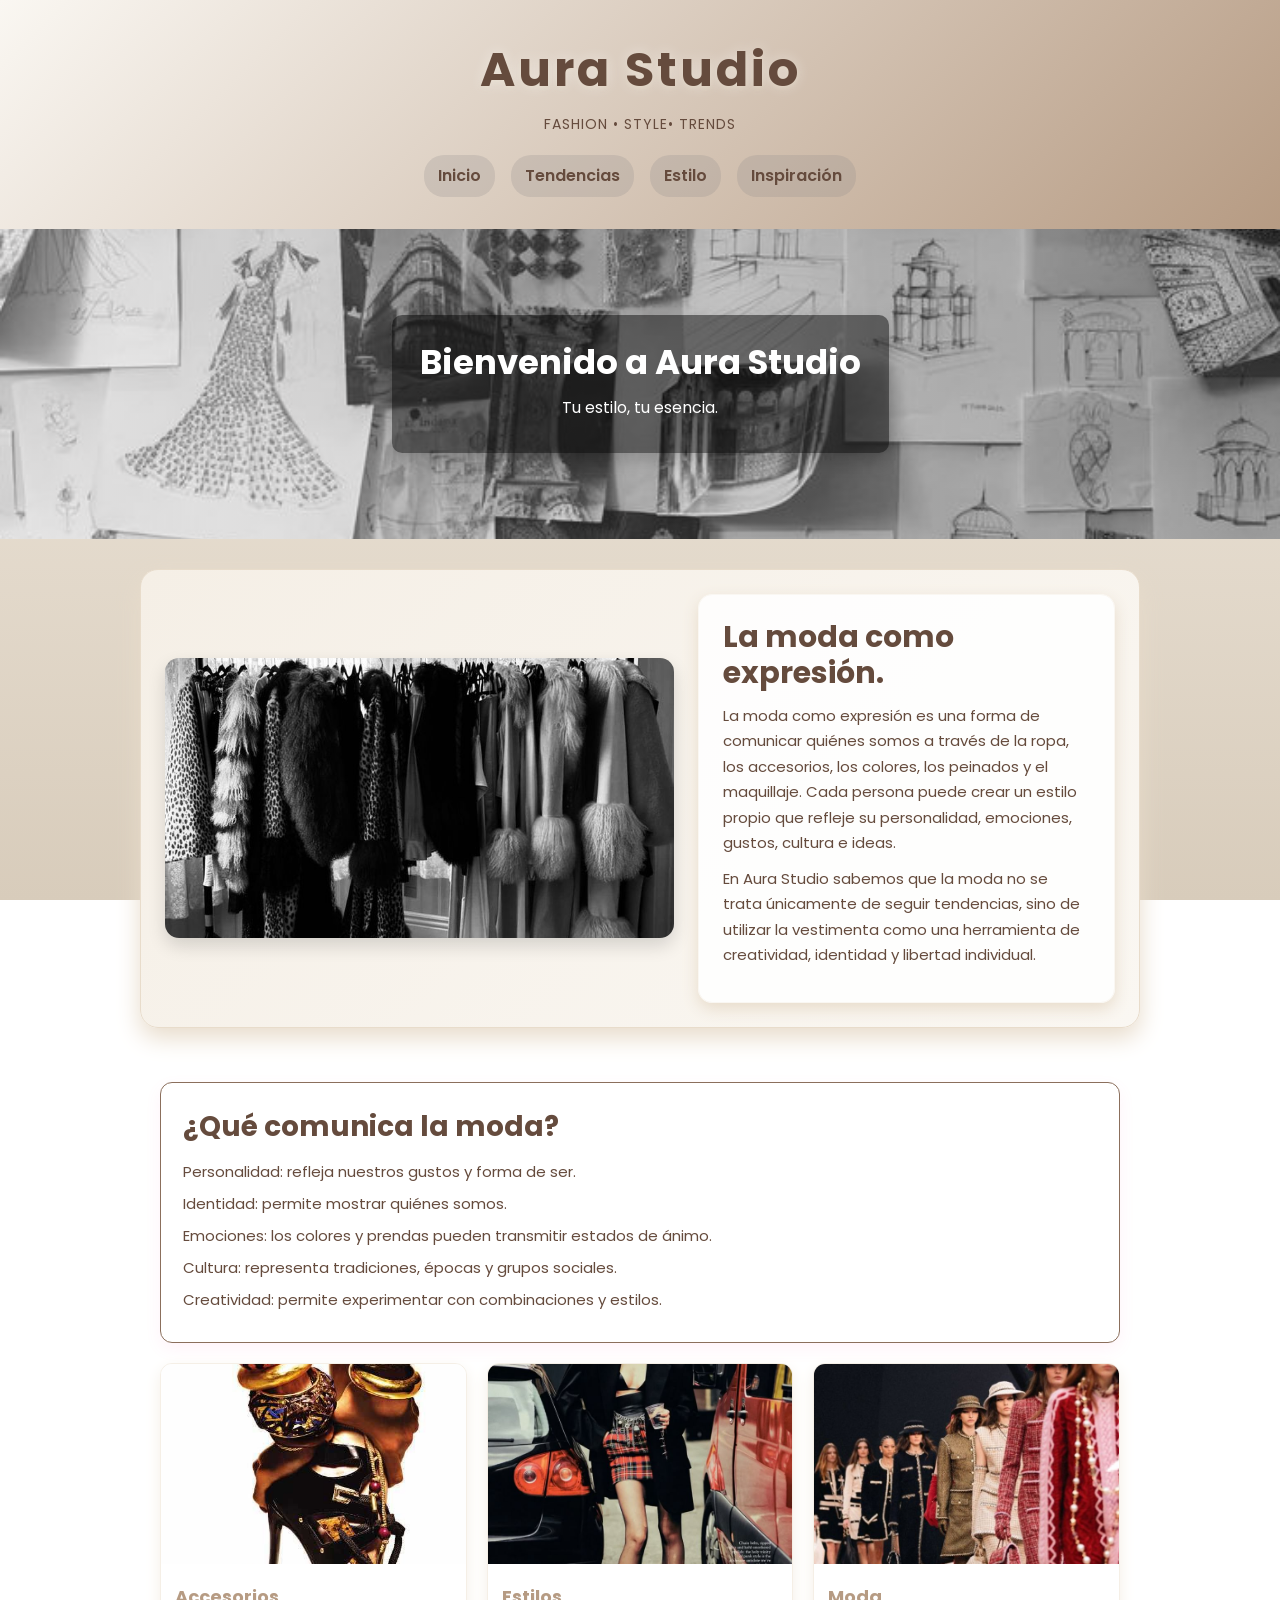
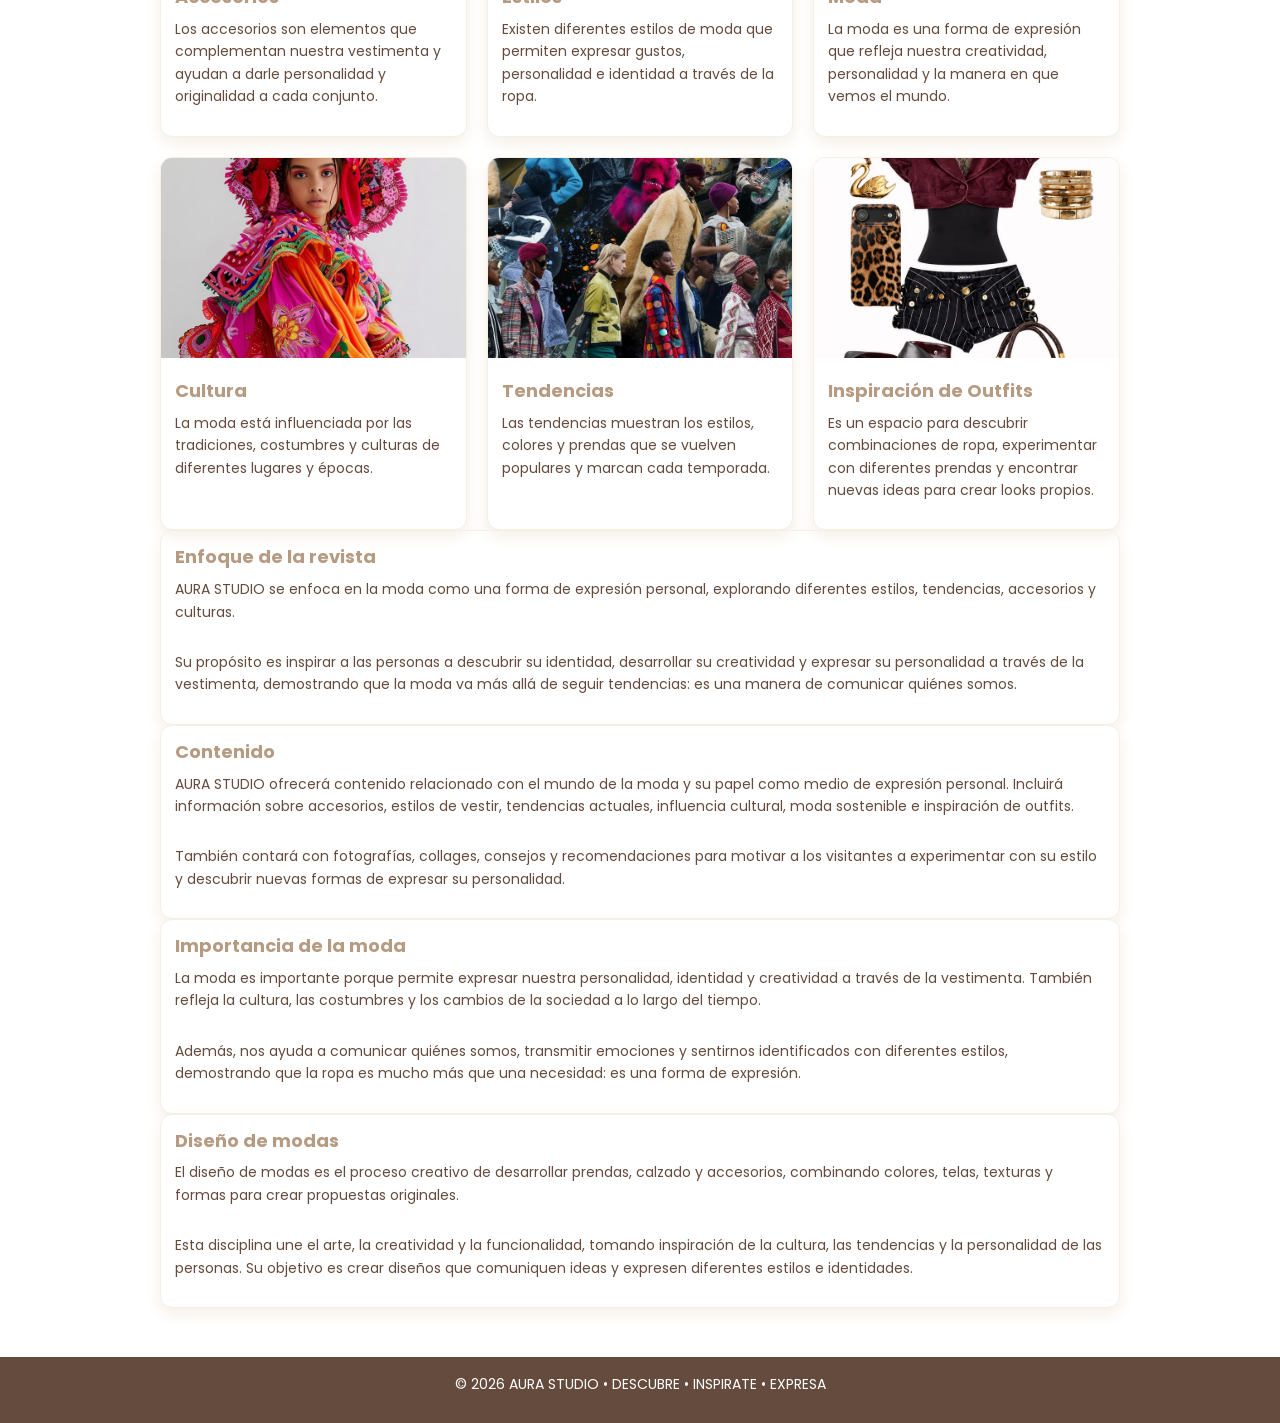
<file: index.html>
<!DOCTYPE html>
<html lang="es">
<head>
    <meta charset="UTF-8">
    <meta name="viewport" content="width=device-width, initial-scale=1.0">
    <title>Aura Studio</title>

    <!-- Tipografías -->
    <link href="https://fonts.googleapis.com/css2?family=Poppins:wght@300;500;700&display=swap" rel="stylesheet">

    <!-- CSS -->
    <link rel="stylesheet" href="style.css">
</head>

<body>

<!-- HEADER -->
<header>

    <h1>Aura Studio</h1>

    <p>FASHION • STYLE• TRENDS</p>

    <nav>
        <a href="index.html" aria-current="page">Inicio</a>
        <a href="tendecias.html" aria-current="page">Tendencias</a>
        <a href="estilos.html" aria-current="page">Estilo</a>
        <a href="inspiracion.html" aria-current="page">Inspiración</a>
    </nav>

</header>

<!-- PORTADA -->
<section class="hero">

    <div class="hero-text">

        <h2>Bienvenido a Aura Studio</h2>

        <p>
            Tu estilo, tu esencia.
        </p>

    </div>

</section>

<!-- DESTACADO -->
<section class="featured">

    <img src="images/closet.jpeg" alt="Imagen principal sobre moda">

    <div class="featured-text">

        <h2>La moda como expresión.</h2>

        <p>
            
            La moda como expresión es una forma de comunicar quiénes somos a través de la ropa, los accesorios, los colores, los peinados y el maquillaje. Cada persona puede crear un estilo propio que refleje su personalidad, emociones, gustos, cultura e ideas.
        </p>

        <p>
             En Aura Studio sabemos que la moda no se trata únicamente de seguir tendencias, sino de utilizar la vestimenta como una herramienta de creatividad, identidad y libertad individual.
        </p>

    </div>

</section>

<!-- CONTENIDO PRINCIPAL -->
<main>

<section class="article">

    <h2>¿Qué comunica la moda?</h2>

    <p>
      Personalidad: refleja nuestros gustos y forma de ser.
      </p>
      <p>Identidad: permite mostrar quiénes somos.</p>
      <p>Emociones: los colores y prendas pueden transmitir estados de ánimo.</p>
      <p>Cultura: representa tradiciones, épocas y grupos sociales.</p>
      <p>Creatividad: permite experimentar con combinaciones y estilos.</p>
      
    

    
</section>

<!-- GRID PRINCIPAL -->
<section class="grid">

    <div class="card">
        <img src="images/accesorios.jpeg" alt="Imagen de accesorios">

        <h3>Accesorios</h3>

        <p>
            Los accesorios son elementos que complementan nuestra vestimenta y ayudan a darle personalidad y originalidad a cada conjunto.
        </p>
    </div>

    <div class="card">
        <img src="images/estilo.jpeg" alt="Imagen de estilo">

        <h3>Estilos</h3>

        <p>
            Existen diferentes estilos de moda que permiten expresar gustos, personalidad e identidad a través de la ropa.
        </p>
    </div>

    <div class="card">
        <img src="images/moda.jpeg" alt="Imagen moda">

        <h3>Moda</h3>

        <p>
           La moda es una forma de expresión que refleja nuestra creatividad, personalidad y la manera en que vemos el mundo.
        </p>
    </div>

    <div class="card">
        <img src="images/cultura.jpeg" alt="Imagen alegre relacionada con cultura">

        <h3>Cultura</h3>

        <p>
           La moda está influenciada por las tradiciones, costumbres y culturas de diferentes lugares y épocas. 
        </p>
    </div>

    <div class="card">
        <img src="images/tendencias.jpeg" alt="Imagen de tendencias">

        <h3>Tendencias</h3>

        <p>
            Las tendencias muestran los estilos, colores y prendas que se vuelven populares y marcan cada temporada.
        </p>
    </div>

    <div class="card">
        <img src="images/inspo.jpeg" alt="Imagen de Inspiración">

        <h3>Inspiración de Outfits</h3>

        <p>
            Es un espacio para descubrir combinaciones de ropa, experimentar con diferentes prendas y encontrar nuevas ideas para crear looks propios.
        </p>
    </div>

</section>

<!-- EXTRA -->
<section class="extra">

    <div class="card text-card">

        <h3>Enfoque de la revista</h3>

        <p>
          AURA STUDIO se enfoca en la moda como una forma de expresión personal, explorando diferentes estilos, tendencias, accesorios y culturas.
        </p>

        <p>
            Su propósito es inspirar a las personas a descubrir su identidad, desarrollar su creatividad y expresar su personalidad a través de la vestimenta, demostrando que la moda va más allá de seguir tendencias: es una manera de comunicar quiénes somos.
        </p>

    </div>

    <div class="card text-card">

        <h3>Contenido</h3>

        <p>
            
         AURA STUDIO ofrecerá contenido relacionado con el mundo de la moda y su papel como medio de expresión personal. Incluirá información sobre accesorios, estilos de vestir, tendencias actuales, influencia cultural, moda sostenible e inspiración de outfits.   
        </p>

        <p>
           También contará con fotografías, collages, consejos y recomendaciones para motivar a los visitantes a experimentar con su estilo y descubrir nuevas formas de expresar su personalidad.
        </p>

    </div>

</section>

<section class="extra2">

    <div class="card text-card">

        <h3>Importancia de la moda</h3>

        <p>
           La moda es importante porque permite expresar nuestra personalidad, identidad y creatividad a través de la vestimenta. También refleja la cultura, las costumbres y los cambios de la sociedad a lo largo del tiempo.
        </p>

        <p>
           Además, nos ayuda a comunicar quiénes somos, transmitir emociones y sentirnos identificados con diferentes estilos, demostrando que la ropa es mucho más que una necesidad: es una forma de expresión.
        </p>

    </div>

    <div class="card text-card">

        <h3>Diseño de modas</h3>

        <p>
            El diseño de modas es el proceso creativo de desarrollar prendas, calzado y accesorios, combinando colores, telas, texturas y formas para crear propuestas originales.
        </p>

        <p>
           Esta disciplina une el arte, la creatividad y la funcionalidad, tomando inspiración de la cultura, las tendencias y la personalidad de las personas. Su objetivo es crear diseños que comuniquen ideas y expresen diferentes estilos e identidades.
        </p>

    </div>

</section>

</main>

<!-- FOOTER -->
<footer>

    <p>© 2026 AURA STUDIO • DESCUBRE • INSPIRATE • EXPRESA </p>

</footer>

</body>
</html>
</file>
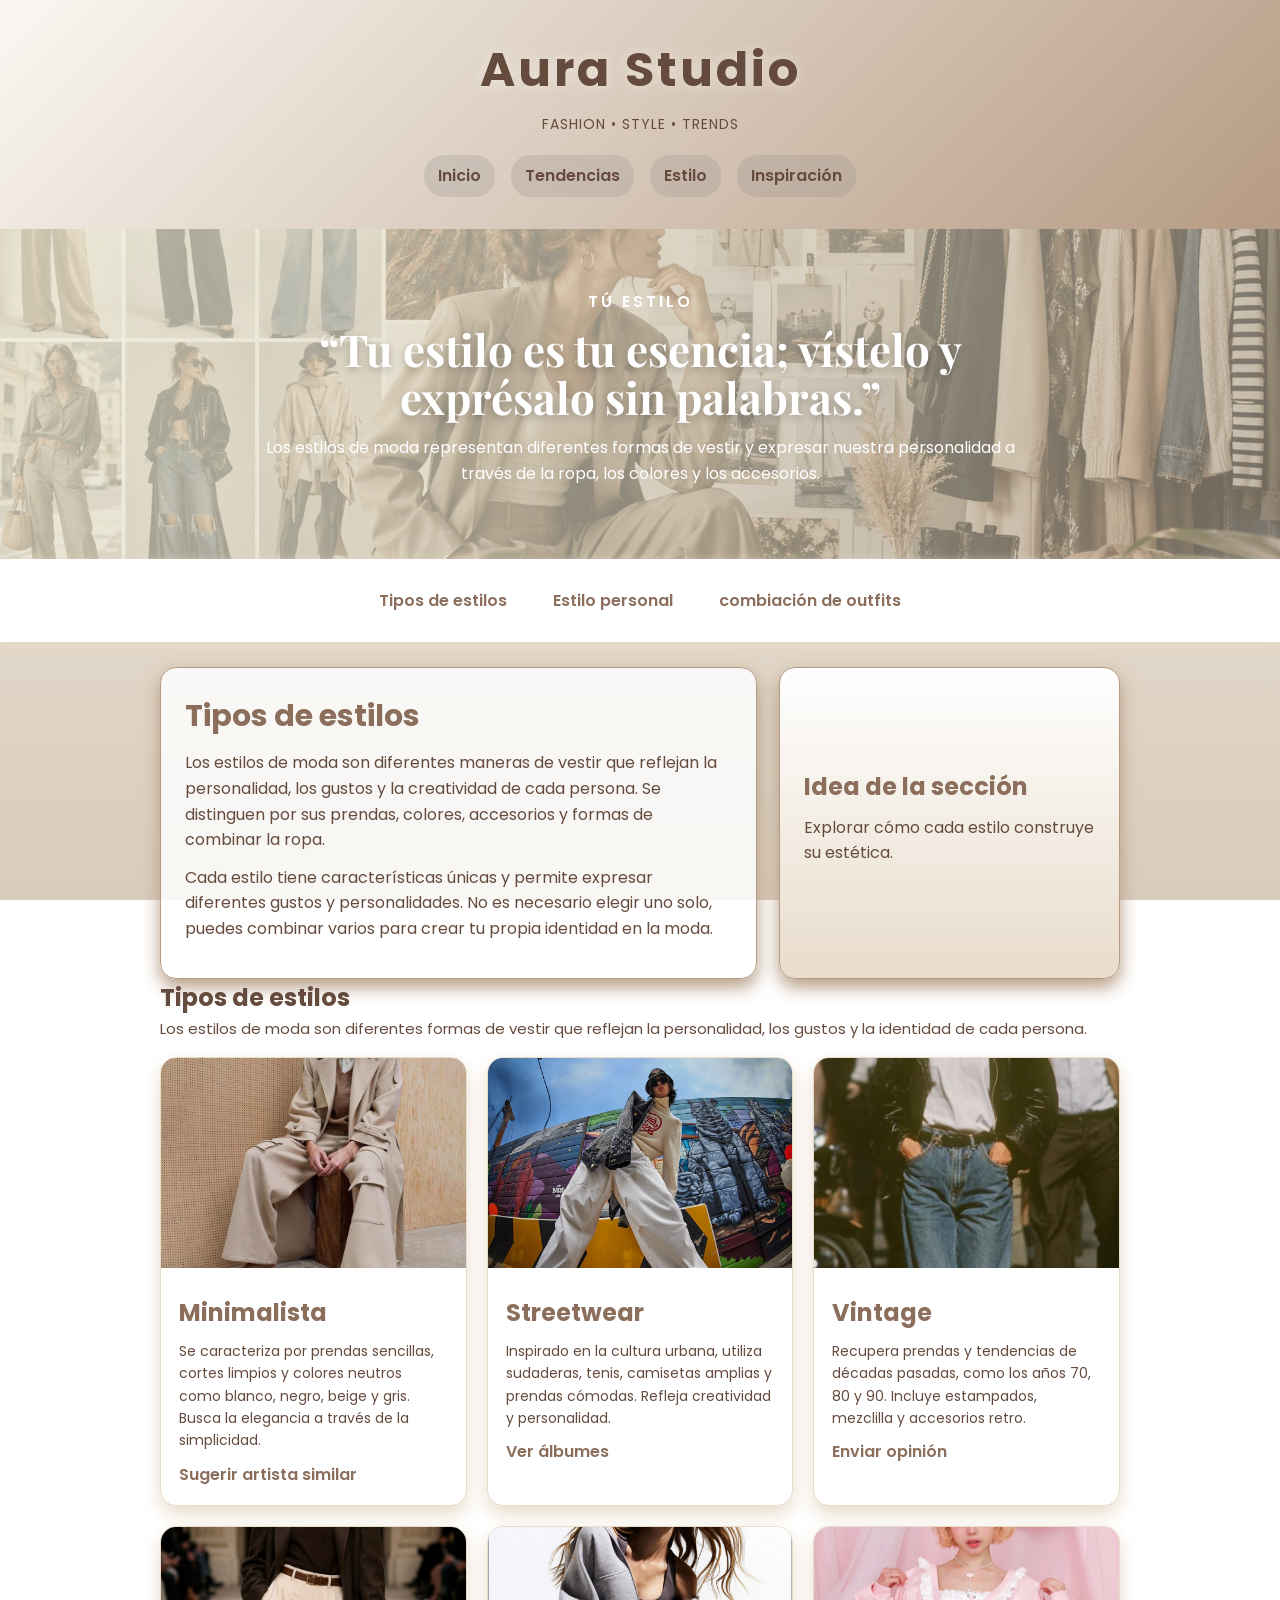
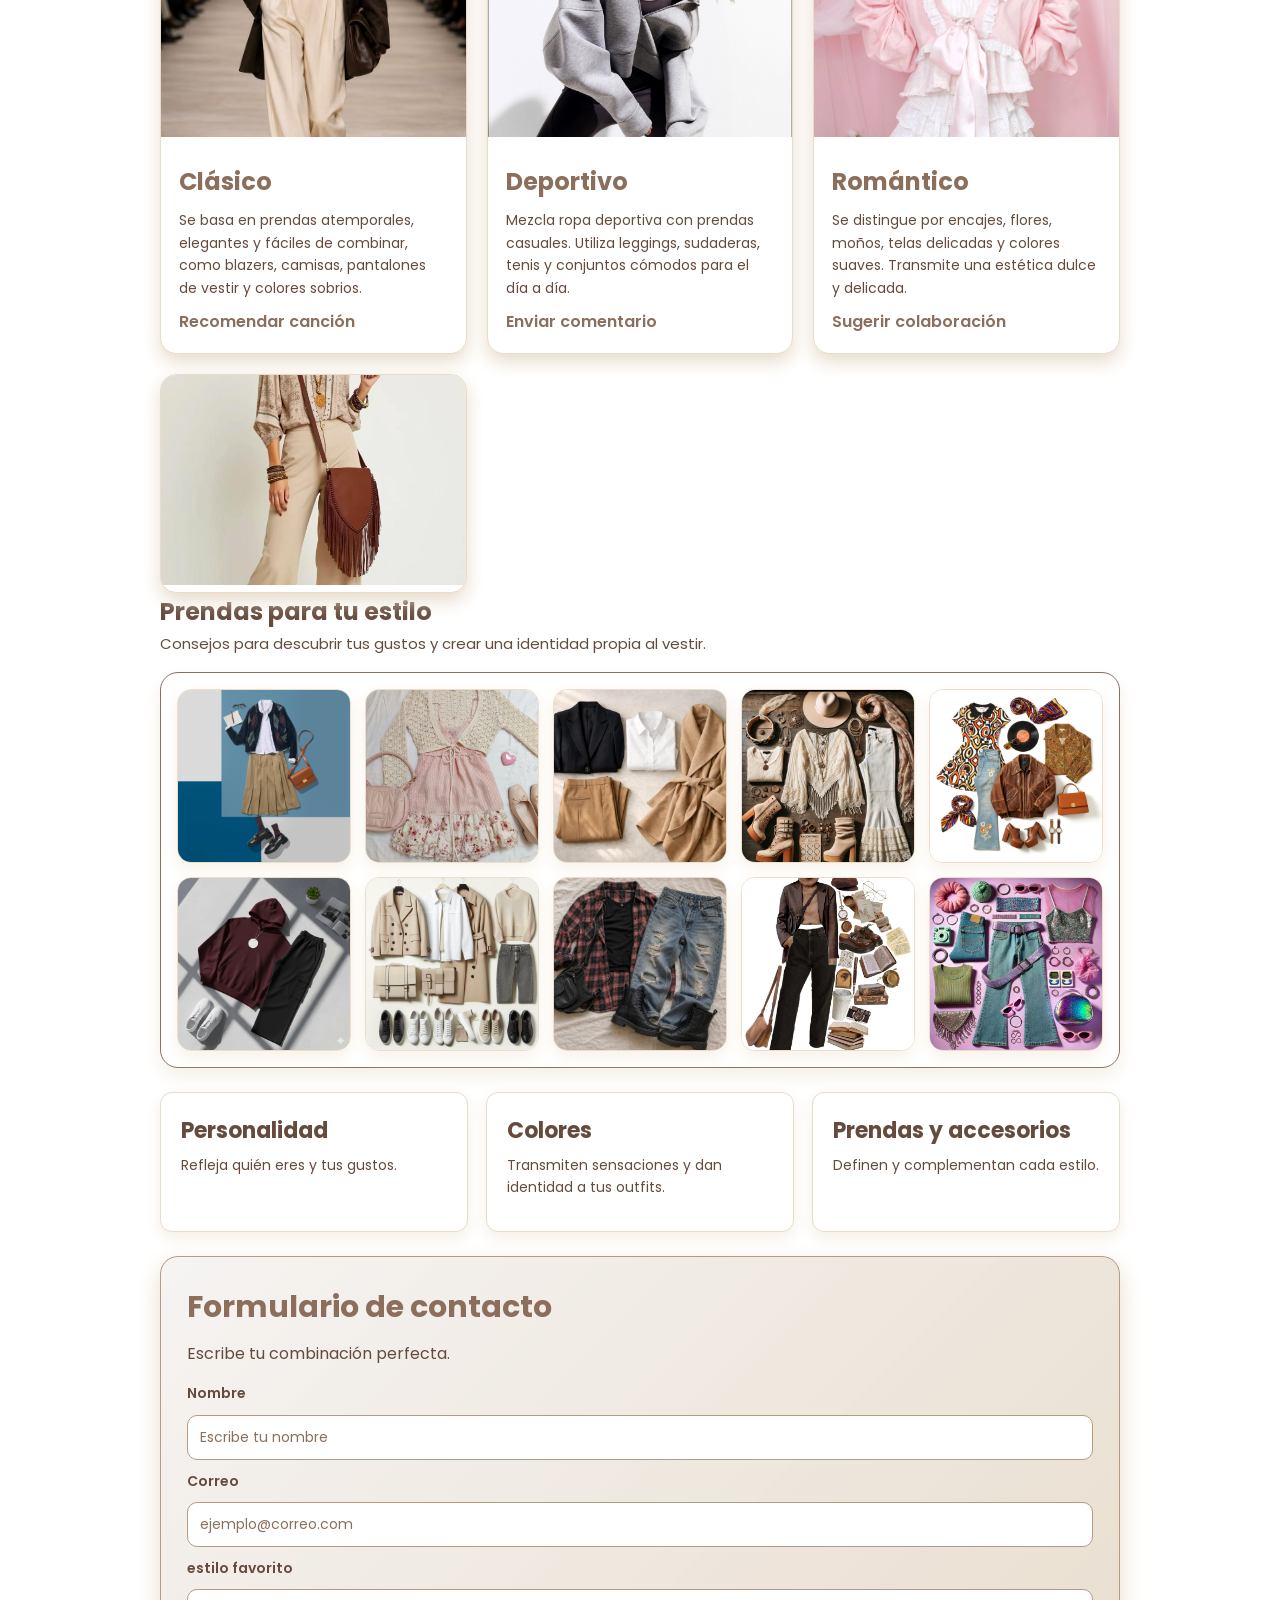
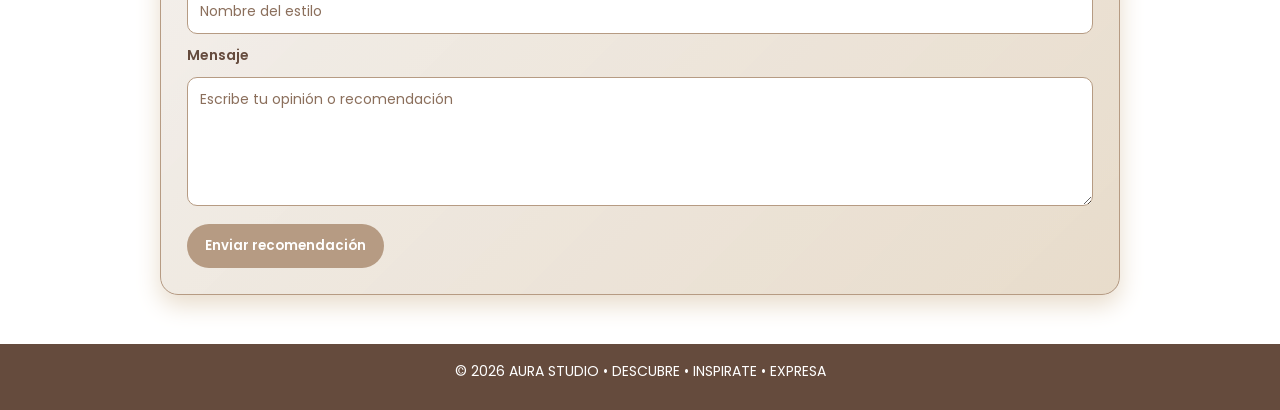
<file: estilos.html>
<!DOCTYPE html>
<html lang="es">
<head>
    <meta charset="UTF-8">
    <meta name="viewport" content="width=device-width, initial-scale=1.0">
    <title>Estilos | Aura Studio</title>

    <link href="https://fonts.googleapis.com/css2?family=Playfair+Display:wght@600&family=Poppins:wght@300;400;600&display=swap" rel="stylesheet">
    <link rel="stylesheet" href="style.css">
</head>

<body>

<header>
    <h1>Aura Studio</h1>
    <p>FASHION • STYLE • TRENDS</p>

    <nav>
        <a href="index.html" aria-current="page">Inicio</a>
        <a href="tendecias.html" aria-current="page">Tendencias</a>
        <a href="estilos.html" aria-current="page">Estilo </a>
        <a href="inspiracion.html" aria-current="page">Inspiración</a>
       
    </nav>
</header>

<section class="estilo-hero">
    <div class="estilo-hero-text">
        <p class="estilo-label"> TÚ ESTILO</p>
        <h2>“Tu estilo es tu esencia; vístelo y exprésalo sin palabras.”</h2>
        <p>
            Los estilos de moda representan diferentes formas de vestir y expresar nuestra personalidad a través de la ropa, los colores y los accesorios.
        </p>
    </div>
</section>

<nav class="estilo-menu">
    <a href="#tipos de estilos">Tipos de estilos</a>
    <a href="#estilo personal">Estilo personal</a>
    <a href="#combinación de outfits">combiación de outfits</a>
</nav>

<main>

<section class="estilo-intro">
    <div class="estilo-intro-text">
        <h2>Tipos de estilos</h2>

        <p>
           Los estilos de moda son diferentes maneras de vestir que reflejan la personalidad, los gustos y la creatividad de cada persona. Se distinguen por sus prendas, colores, accesorios y formas de combinar la ropa.
        </p>

        <p>
            Cada estilo tiene características únicas y permite expresar diferentes gustos y personalidades. No es necesario elegir uno solo, puedes combinar varios para crear tu propia identidad en la moda.
        </p>
    </div>

    <div class="estilo-note">
        <h3>Idea de la sección</h3>

        <p>
            Explorar cómo cada estilo construye su estética.
        </p>
    </div>
</section>

<section id="tipos de estilos" class="artists-section">
    <h2>Tipos de estilos</h2>

    <p class="section-description">
        Los estilos de moda son diferentes formas de vestir que reflejan la personalidad, los gustos y la identidad de cada persona.
    </p>

    <div class="estilo-grid">

        <article class="estilo-card">
            <img src="images/minimalista.jpeg" alt="Imagen minimalista">

            <div>
                <h3>Minimalista</h3>
                <p>
                    Se caracteriza por prendas sencillas, cortes limpios y colores neutros como blanco, negro, beige y gris. Busca la elegancia a través de la simplicidad.
                </p>
                
                <a href="#contacto">Sugerir artista similar</a>
            </div>
        </article>

        <article class="estilo-card">
            <img src="images/swet.jpeg" alt="Imagen streetwear">

            <div>
                <h3>Streetwear</h3>
                <p>
                    Inspirado en la cultura urbana, utiliza sudaderas, tenis, camisetas amplias y prendas cómodas. Refleja creatividad y personalidad.
                </p>
                
                <a href="#galeria">Ver álbumes</a>
            </div>
        </article>

        <article class="estilo-card">
            <img src="images/vintages.jpeg" alt="Imagen vintages">

            <div>
                <h3>Vintage</h3>
                <p>
                   Recupera prendas y tendencias de décadas pasadas, como los años 70, 80 y 90. Incluye estampados, mezclilla y accesorios retro.
                </p>
               
                <a href="#contacto">Enviar opinión</a>
            </div>
        </article>

        <article class="estilo-card">
            <img src="images/clasico.jpeg" alt="Imagen clasico">

            <div>
                <h3>Clásico</h3>
                <p>
                     Se basa en prendas atemporales, elegantes y fáciles de combinar, como blazers, camisas, pantalones de vestir y colores sobrios.
                </p>
               
                <a href="#contacto">Recomendar canción</a>
            </div>
        </article>

        <article class="estilo-card">
            <img src="images/deportivo.jpeg" alt="Imagen deportivo">

            <div>
                <h3>Deportivo</h3>
                <p>
                    Mezcla ropa deportiva con prendas casuales. Utiliza leggings, sudaderas, tenis y conjuntos cómodos para el día a día.
                </p>
                
                <a href="#contacto">Enviar comentario</a>
            </div>
        </article>

        <article class="estilo-card">
            <img src="images/romantico.jpeg" alt="Imagen romantico">

            <div>
                <h3>Romántico</h3>
                <p>
                    Se distingue por encajes, flores, moños, telas delicadas y colores suaves. Transmite una estética dulce y delicada.
                </p>
                
                <a href="#contacto">Sugerir colaboración</a>
            </div>
        </article>

        <article class="estilo-card">
            <img src="images/boho.jpeg" alt="Imagen boho">

           

    </div>
</section>

<section id="estilo personal" class="artists-section">
    <h2>Prendas para tu estilo</h2>

    <p class="section-description">
        Consejos para descubrir tus gustos y crear una identidad propia al vestir.
    </p>

    <div class="estilo-gallery">
        <img src="images/ropa1.jpeg" alt="ropa1">
        <img src="images/ropa2.jpeg" alt="ropa2">
        <img src="images/ropa3.jpeg" alt="ropa3">
        <img src="images/ropa4.jpeg" alt="ropa4">
        <img src="images/ropa5.jpeg" alt="ropa5">
        <img src="images/ropa6.jpeg" alt="ropa6">
		<img src="images/ropa7.jpeg" alt="ropa7">
        <img src="images/grung.jpeg" alt="ropa8">
        <img src="images/ropa8.jpeg" alt="ropa9">
        <img src="images/ropa9.jpeg" alt="ropa10">
    </div>
</section>

<section class="estilo-info">
    <div>
        <h3>Personalidad</h3>
        <p>
            Refleja quién eres y tus gustos.
        </p>
    </div>

    <div>
        <h3>Colores</h3>
        <p>
            Transmiten sensaciones y dan identidad a tus outfits.
        </p>
    </div>

    <div>
        <h3>Prendas y accesorios</h3>
        <p>
           Definen y complementan cada estilo. 
        </p>
    </div>
</section>

<section id="combinación de outfits" class="contact-section">
    <h2>Formulario de contacto</h2>

    <p>
        Escribe tu combinación perfecta.
    </p>

    <form>
        <label for="nombre">Nombre</label>
        <input type="text" id="nombre" name="nombre" placeholder="Escribe tu nombre">

        <label for="correo">Correo</label>
        <input type="email" id="correo" name="correo" placeholder="ejemplo@correo.com">

        <label for="estilo">estilo favorito</label>
        <input type="text" id="estilo" name="estilo" placeholder="Nombre del estilo">

        <label for="mensaje">Mensaje</label>
        <textarea id="mensaje" name="mensaje" rows="5" placeholder="Escribe tu opinión o recomendación"></textarea>

        <button type="submit">Enviar recomendación</button>
    </form>
</section>

</main>

<footer>
     <p>© 2026 AURA STUDIO • DESCUBRE • INSPIRATE • EXPRESA </p>
</footer>

</body>
</html>
</file>
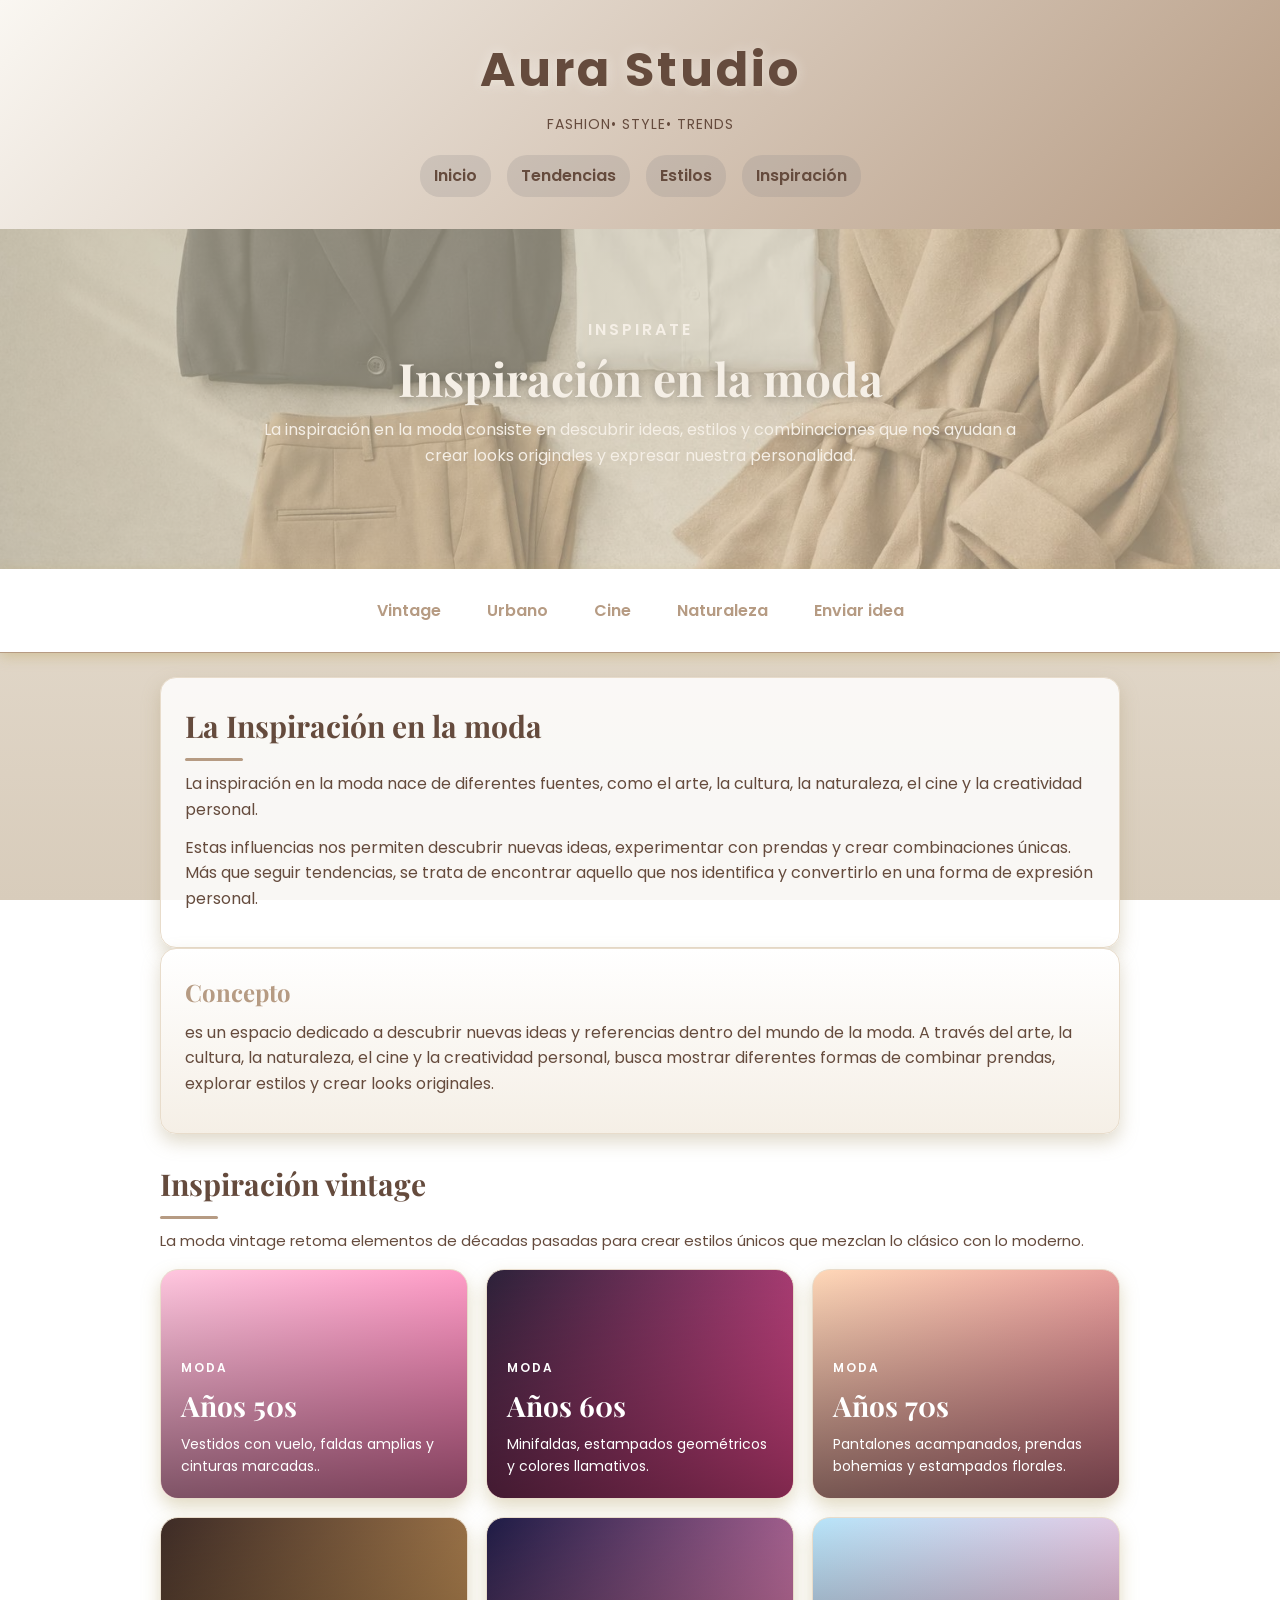
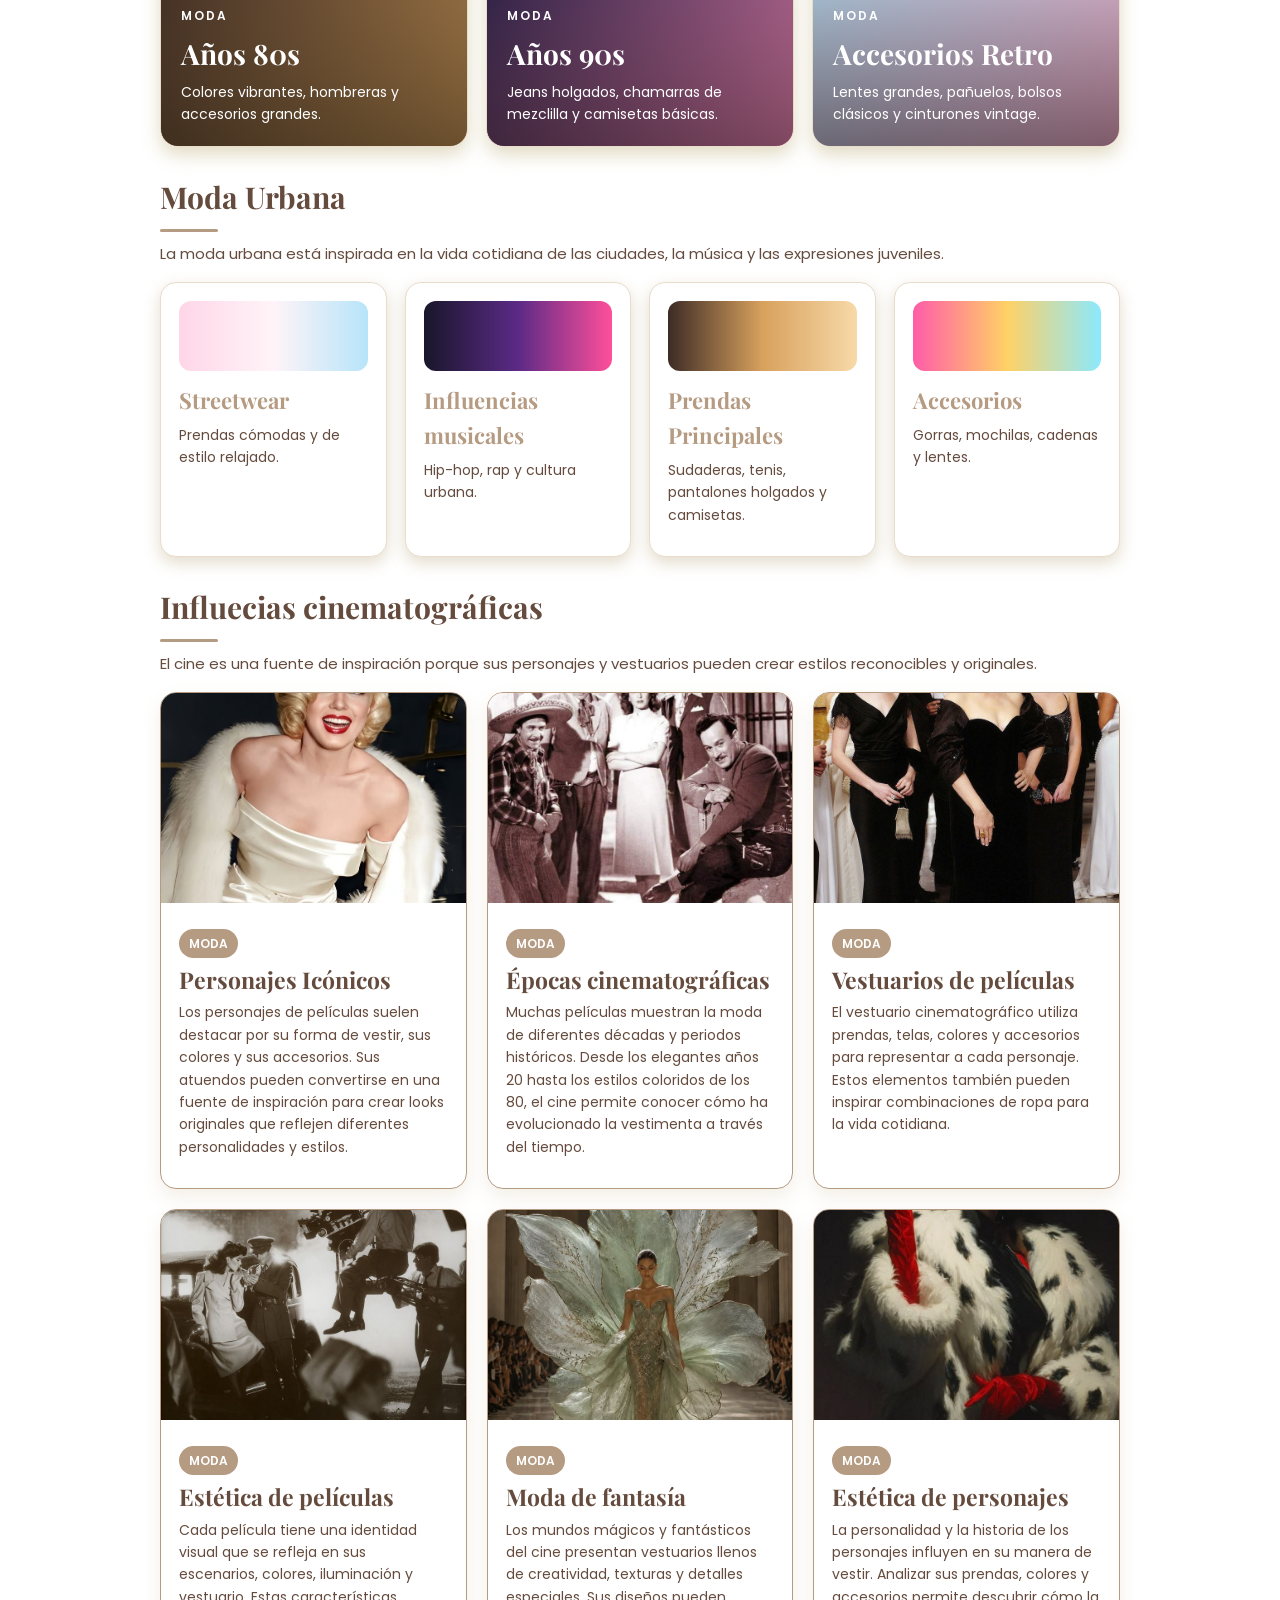
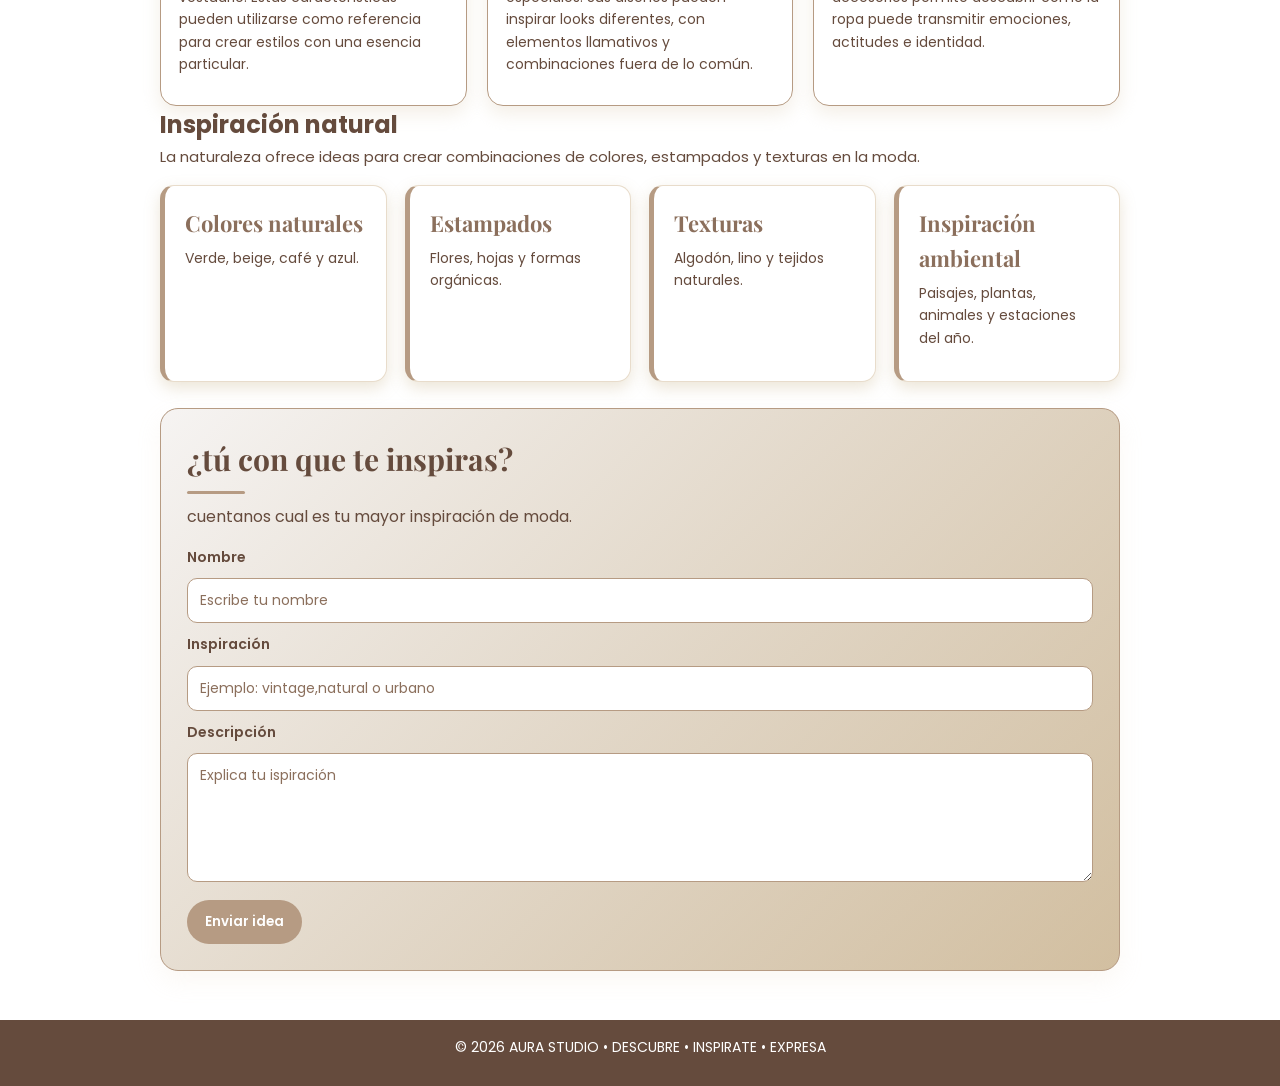
<file: inspiracion.html>
<!DOCTYPE html>
<html lang="es">
<head>
    <meta charset="UTF-8">
    <meta name="viewport" content="width=device-width, initial-scale=1.0">
    <title>Galería | Sory Magazine</title>

    <!-- Tipografías Web Fonts -->
    <link href="https://fonts.googleapis.com/css2?family=Playfair+Display:wght@600&family=Poppins:wght@300;400;600&display=swap" rel="stylesheet">

    <!-- CSS -->
    <link rel="stylesheet" href="style.css">
</head>

<body>

<!-- CABECERA -->
<header>

    <h1>Aura Studio</h1>

    <p>FASHION• STYLE• TRENDS</p>

    <nav>
        <a href="index.html" aria-current="page">Inicio</a>
        <a href="tendecias.html" aria-current="page">Tendencias</a>
        <a href="estilos.html" aria-current="page">Estilos</a>
        <a href="inspiracion.html" aria-current="page">Inspiración</a>
    
    </nav>

</header>

<!-- HERO INSPIRACION-->
<section class="inspo-hero">

    <div class="inspo-hero-text">

        <p class="inspo-label">Inspirate</p>

        <h2>Inspiración en la moda</h2>

        <p>
          La inspiración en la moda consiste en descubrir ideas, estilos y combinaciones que nos ayudan a crear looks originales y expresar nuestra personalidad.
        </p>

    </div>

</section>

<!-- MENÚ INTERNO -->
<nav class="inspo-menu">

    <a href="#inspiracionv">Vintage</a>
    <a href="#moda Urbana">Urbano</a>
    <a href="#influecias cinematograficas">Cine</a>
    <a href="#inspiracionnatural">Naturaleza</a>
     <a href="#contacto">Enviar idea</a>

</nav>

<!-- CONTENIDO -->
<main>

<!-- INTRODUCCIÓN -->
<section class="ispo-intro">

    <div class="inspo-intro-text">

        <h2>La Inspiración en la moda</h2>

        <p>
            La inspiración en la moda nace de diferentes fuentes, como el arte, la cultura, la naturaleza, el cine y la creatividad personal.
        </p>

        <p>
            Estas influencias nos permiten descubrir nuevas ideas, experimentar con prendas y crear combinaciones únicas. Más que seguir tendencias, se trata de encontrar aquello que nos identifica y convertirlo en una forma de expresión personal.
        </p>

    </div>

    <div class="inspo-note">

        <h3>Concepto</h3>

        <p>
           es un espacio dedicado a descubrir nuevas ideas y referencias dentro del mundo de la moda. A través del arte, la cultura, la naturaleza, el cine y la creatividad personal, busca mostrar diferentes formas de combinar prendas, explorar estilos y crear looks originales.
        </p>

    </div>

</section>

<!-- INSPIRACION VINTAGE -->
<section id="inspiracionv" class="inspo-section">

    <h2>Inspiración vintage</h2>

    <p class="section-description">
       La moda vintage retoma elementos de décadas pasadas para crear estilos únicos que mezclan lo clásico con lo moderno.
    </p>

    <div class="style-gallery">

        <article class="style-card soft-pop">
            <div>
                <span>MODA</span>
                <h3>Años 50s</h3>
                <p>Vestidos con vuelo, faldas amplias y cinturas marcadas..</p>
            </div>
        </article>

        <article class="style-card urban-night">
            <div>
                <span>MODA</span>
                <h3>Años 60s</h3>
                <p>Minifaldas, estampados geométricos y colores llamativos.</p>
            </div>
        </article>

        <article class="style-card indie-soft">
            <div>
                <span>MODA</span>
                <h3>Años 70s</h3>
                <p>Pantalones acampanados, prendas bohemias y estampados florales.</p>
            </div>
        </article>

        <article class="style-card retro-records">
            <div>
                <span>MODA</span>
                <h3>Años 80s</h3>
                <p>Colores vibrantes, hombreras y accesorios grandes.</p>
            </div>
        </article>

        <article class="style-card concert-glow">
            <div>
                <span>MODA</span>
                <h3>Años 90s</h3>
                <p>Jeans holgados, chamarras de mezclilla y camisetas básicas.</p>
            </div>
        </article>

        <article class="style-card playlist-mood">
            <div>
                <span>MODA</span>
                <h3>Accesorios Retro</h3>
                <p>Lentes grandes, pañuelos, bolsos clásicos y cinturones vintage.</p>
            </div>
        </article>

    </div>

</section>

<!-- PALETAS -->
<section id="moda Urbana" class="inspo-section">

    <h2>Moda Urbana</h2>

    <p class="section-description">
       La moda urbana está inspirada en la vida cotidiana de las ciudades, la música y las expresiones juveniles.
    </p>

    <div class="palette-grid">

        <div class="palette-card">
            <div class="palette dream"></div>
            <h3>Streetwear</h3>
            <p>Prendas cómodas y de estilo relajado.</p>
        </div>

        <div class="palette-card">
            <div class="palette night"></div>
            <h3>Influencias musicales</h3>
            <p>Hip-hop, rap y cultura urbana.</p>
        </div>

        <div class="palette-card">
            <div class="palette retro"></div>
            <h3>Prendas Principales</h3>
            <p>Sudaderas, tenis, pantalones holgados y camisetas.</p>
        </div>

        <div class="palette-card">
            <div class="palette energy"></div>
            <h3>Accesorios</h3>
            <p>Gorras, mochilas, cadenas y lentes.</p>
        </div>

    </div>

</section>
	
	<!-- MOMENTOS IMPORTANTES -->
<section id="influecias cinematograficas" class="inspo-section">

    <h2>Influecias cinematográficas</h2>

    <p class="section-description">
       El cine es una fuente de inspiración porque sus personajes y vestuarios pueden crear estilos reconocibles y originales.
    </p>

    <div class="music-moments">

        <article class="music-moment-card">
            <img src="images/personajes.jpeg" alt="The Beatles cruzando Abbey Road en 1969">

            <div>
                <span>MODA</span>
                <h3>Personajes Icónicos</h3>
                <p>
                    Los personajes de películas suelen destacar por su forma de vestir, sus colores y sus accesorios. Sus atuendos pueden convertirse en una fuente de inspiración para crear looks originales que reflejen diferentes personalidades y estilos.
                </p>
            </div>
        </article>

        <article class="music-moment-card">
            <img src="images/epoca.jpeg" alt="Michael Jackson haciendo el moonwalk en Motown 25">

            <div>
                <span>MODA</span>
                <h3>Épocas cinematográficas</h3>
                <p>
                    Muchas películas muestran la moda de diferentes décadas y periodos históricos. Desde los elegantes años 20 hasta los estilos coloridos de los 80, el cine permite conocer cómo ha evolucionado la vestimenta a través del tiempo.
                </p>
            </div>
        </article>

        <article class="music-moment-card">
            <img src="images/vestuarios.jpeg" alt="Queen en Live Aid 1985">

            <div>
                <span>MODA</span>
                <h3>Vestuarios de películas</h3>
                <p>
                    El vestuario cinematográfico utiliza prendas, telas, colores y accesorios para representar a cada personaje. Estos elementos también pueden inspirar combinaciones de ropa para la vida cotidiana.
                </p>
            </div>
        </article>

        <article class="music-moment-card">
            <img src="images/esteticapeli.jpeg" alt="Selena en el Astrodome de Houston en 1995">

            <div>
                <span>MODA</span>
                <h3>Estética de películas</h3>
                <p>
                  Cada película tiene una identidad visual que se refleja en sus escenarios, colores, iluminación y vestuario. Estas características pueden utilizarse como referencia para crear estilos con una esencia particular.
                </p>
            </div>
        </article>

        <article class="music-moment-card">
            <img src="images/fantasia.jpeg" alt="Bad Bunny en el Super Bowl">

            <div>
                <span>MODA</span>
                <h3>Moda de fantasía</h3>
                <p>
                   Los mundos mágicos y fantásticos del cine presentan vestuarios llenos de creatividad, texturas y detalles especiales. Sus diseños pueden inspirar looks diferentes, con elementos llamativos y combinaciones fuera de lo común.
                </p>
            </div>
        </article>
		
		 <article class="music-moment-card">
            <img src="images/estetica.jpeg" alt="Lady Gaga con el vestido de carne en los VMAs">

            <div>
                <span>MODA</span>
                <h3>Estética de personajes</h3>
                <p>
                   La personalidad y la historia de los personajes influyen en su manera de vestir. Analizar sus prendas, colores y accesorios permite descubrir cómo la ropa puede transmitir emociones, actitudes e identidad.
                </p>
            </div>
        </article>

    </div>

</section>

<!-- INSPIRACIÓN -->
<section id="inspiracionnatural" class="inpo-section">

    <h2>Inspiración natural</h2>

    <p class="section-description">
       La naturaleza ofrece ideas para crear combinaciones de colores, estampados y texturas en la moda.
    </p>

    <div class="inspo-board">

        <div>
            <h3>Colores naturales</h3>
            <p>Verde, beige, café y azul.</p>
        </div>

        <div>
            <h3>Estampados</h3>
            <p>Flores, hojas y formas orgánicas.</p>
        </div>

        <div>
            <h3>Texturas</h3>
            <p>Algodón, lino y tejidos naturales.</p>
        </div>

        <div>
            <h3>Inspiración ambiental</h3>
            <p>Paisajes, plantas, animales y estaciones del año.</p>
        </div>

    </div>

</section>

<!-- CONTACTO -->
<section id="contacto" class="inspo-contact">

    <h2>¿tú con que te inspiras?</h2>

    <p>
        cuentanos cual es tu mayor inspiración de moda.
    </p>

    <form>

        <label for="nombre">Nombre</label>
        <input type="text" id="nombre" name="nombre" placeholder="Escribe tu nombre">

        <label for="estilo">Inspiración</label>
        <input type="text" id="estilo" name="estilo" placeholder="Ejemplo: vintage,natural o urbano">

        <label for="mensaje">Descripción</label>
        <textarea id="mensaje" name="mensaje" rows="5" placeholder="Explica tu ispiración"></textarea>

        <button type="submit">Enviar idea</button>

    </form>

</section>

</main>

<!-- PIE DE PÁGINA -->
<footer>

    <p>© 2026 AURA STUDIO • DESCUBRE • INSPIRATE • EXPRESA</p>

</footer>

</body>
</html>
</file>
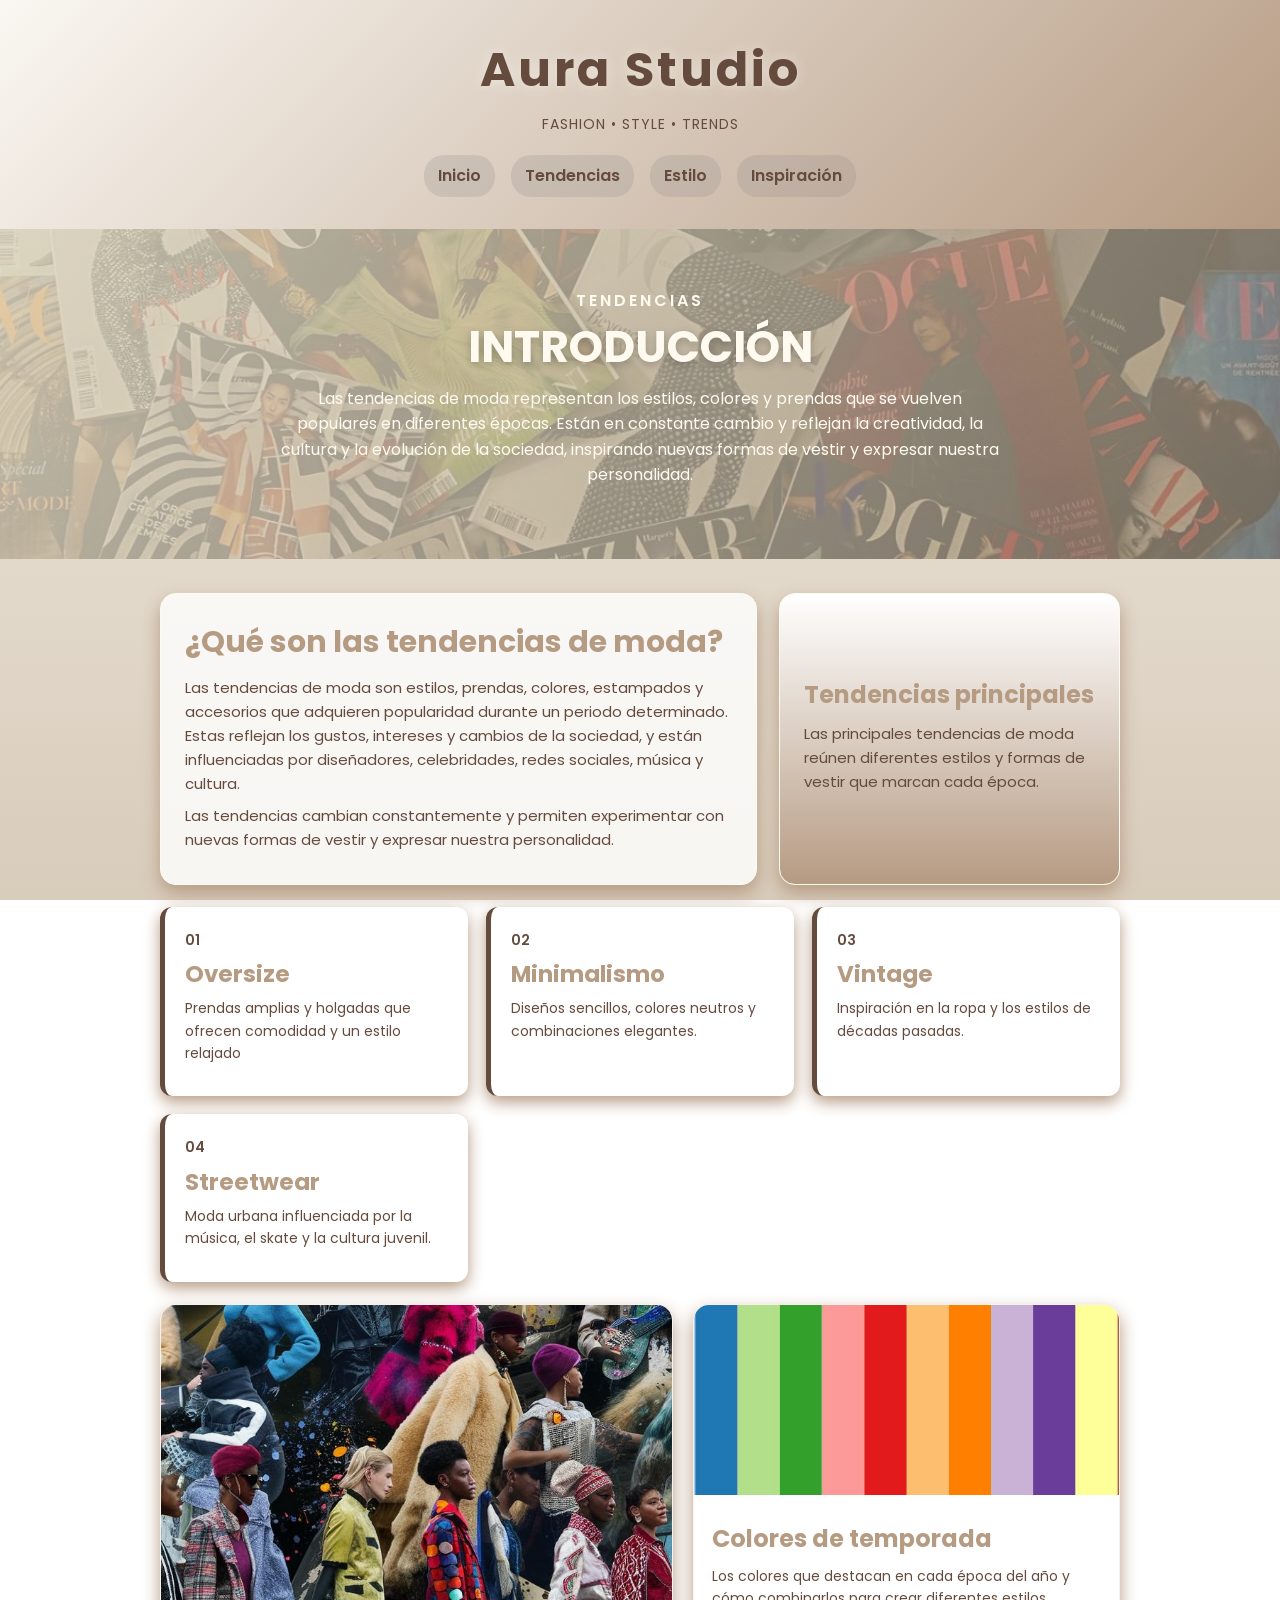
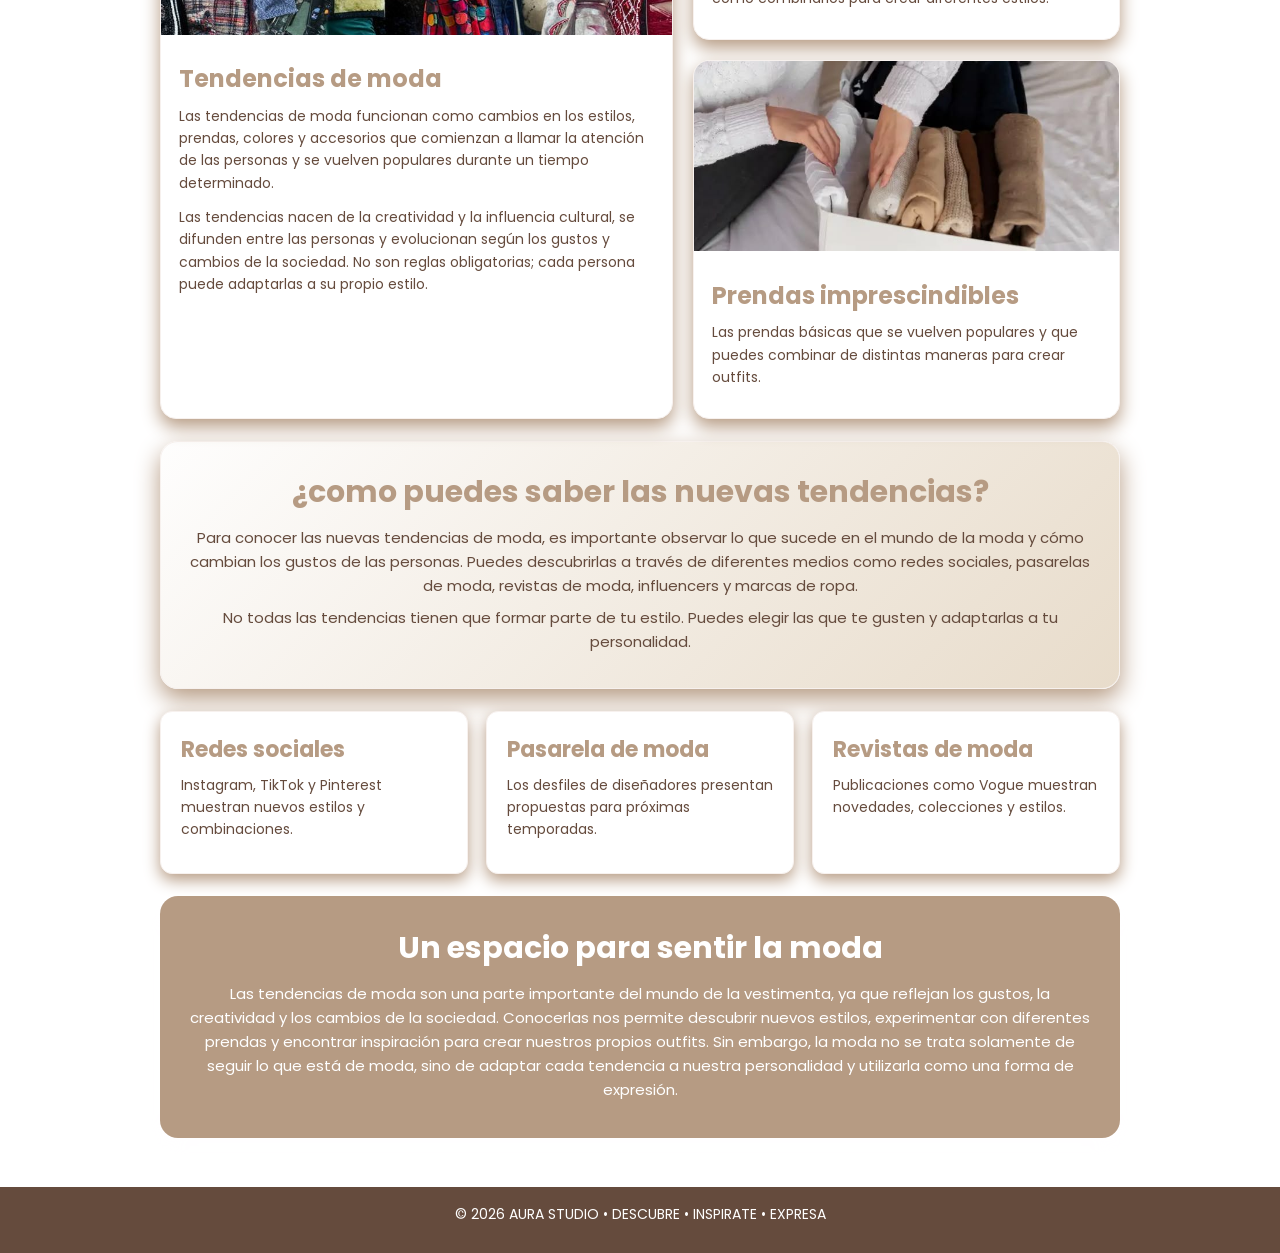
<file: tendecias.html>
<!DOCTYPE html>
<html lang="es">
<head>
    <meta charset="UTF-8">
    <meta name="viewport" content="width=device-width, initial-scale=1.0">
    <title>Tendencias| Aura Studio</title>

    <!-- Tipografías -->
    <link href="https://fonts.googleapis.com/css2?family=Playfair+Display:wght@600&family=Poppins:wght@300;400;600&display=swap" rel="stylesheet">

    <!-- CSS -->
    <link rel="stylesheet" href="style.css">
</head>

<body>

<!-- HEADER -->
<header>

    <h1>Aura Studio</h1>

    <p>FASHION • STYLE • TRENDS</p>

    <nav>
        <a href="index.html" aria-current="page">Inicio</a>
        <a href="tendecias.html" aria-current="page">Tendencias</a>
        <a href="estilos.html" aria-current="page">Estilo</a> 
        <a href="inspiracion.html" aria-current="page">Inspiración</a>
      
    </nav>

</header>

<!-- HERO TENDENCIAS-->
<section class="about-hero">

    <div class="about-hero-text">

        <p class="about-label">Tendencias</p>

        <h2>INTRODUCCIÓN</h2>

        <p>
            Las tendencias de moda representan los estilos, colores y prendas que se vuelven populares en diferentes épocas. Están en constante cambio y reflejan la creatividad, la cultura y la evolución de la sociedad, inspirando nuevas formas de vestir y expresar nuestra personalidad.
        </p>

    </div>

</section>

<!-- MAIN -->
<main>

<!-- INTRODUCCIÓN -->
<section class="about-intro-special">

    <div class="about-intro-text">

        <h2>¿Qué son las tendencias de moda?</h2>

        <p>
            Las tendencias de moda son estilos, prendas, colores, estampados y accesorios que adquieren popularidad durante un periodo determinado. Estas reflejan los gustos, intereses y cambios de la sociedad, y están influenciadas por diseñadores, celebridades, redes sociales, música y cultura.
        </p>

        <p>
            Las tendencias cambian constantemente y permiten experimentar con nuevas formas de vestir y expresar nuestra personalidad.
        </p>

    </div>

    <div class="about-mini-box">

        <h3>Tendencias principales</h3>

        <p>
            Las principales tendencias de moda reúnen diferentes estilos y formas de vestir que marcan cada época.
        </p>

    </div>

</section>

<!-- VALORES -->
<section class="about-values">

    <div>
        <span>01</span>
        <h3>Oversize</h3>
        <p>Prendas amplias y holgadas que ofrecen comodidad y un estilo relajado</p>
    </div>

    <div>
        <span>02</span>
        <h3>Minimalismo</h3>
        <p>Diseños sencillos, colores neutros y combinaciones elegantes.</p>
    </div>

    <div>
        <span>03</span>
        <h3>Vintage</h3>
        <p>Inspiración en la ropa y los estilos de décadas pasadas.</p>
    </div>
<div>
    <span>04</span>
    <h3> Streetwear</h3>
    <p>Moda urbana influenciada por la música, el skate y la cultura juvenil.</p>
</div>
</section>

<!-- ABOUT GRID -->
<section class="about-gallery">

    <div class="about-gallery-card large-card">

        <img src="images/tendencias.jpeg" alt="Tendencias">

        <div>
            <h3>Tendencias de moda</h3>

            <p>
    Las tendencias de moda funcionan como cambios en los estilos, prendas, colores y accesorios que comienzan a llamar la atención de las personas y se vuelven populares durante un tiempo determinado.
</p>

<p>
   Las tendencias nacen de la creatividad y la influencia cultural, se difunden entre las personas y evolucionan según los gustos y cambios de la sociedad. No son reglas obligatorias; cada persona puede adaptarlas a su propio estilo.
</p>

        </div>

    </div>

    <div class="about-gallery-card">

        <img src="images/colores.jpg" alt="colores de temporada">

        <div>
            <h3>Colores de temporada</h3>

            <p>
              Los colores que destacan en cada época del año y cómo combinarlos para crear diferentes estilos.
            </p>
        </div>

    </div>

    <div class="about-gallery-card">

        <img src="images/prendas.jpg" alt="Prendas imprescindibles">

        <div>
            <h3>Prendas imprescindibles</h3>

            <p>
                Las prendas básicas que se vuelven populares y que puedes combinar de distintas maneras para crear outfits.
            </p>
        </div>

    </div>

</section>

<!-- SECCIÓN EXTRA -->
<section class="about-highlight">

    <h2>¿como puedes saber las nuevas tendencias?</h2>

    <p>
      
Para conocer las nuevas tendencias de moda, es importante observar lo que sucede en el mundo de la moda y cómo cambian los gustos de las personas. Puedes descubrirlas a través de diferentes medios como redes sociales, pasarelas de moda, revistas de moda, influencers y marcas de ropa.
    </p>

    <p>
       No todas las tendencias tienen que formar parte de tu estilo. Puedes elegir las que te gusten y adaptarlas a tu personalidad.
    </p>

</section>

<!-- INFO SECTION -->
<section class="about-info-row">

    <div>
        <h3>Redes sociales</h3>
        <p>
            Instagram, TikTok y Pinterest muestran nuevos estilos y combinaciones.
        </p>
    </div>

    <div>
        <h3>Pasarela de moda</h3>
        <p>
            Los desfiles de diseñadores presentan propuestas para próximas temporadas.
        </p>
    </div>

    <div>
        <h3>Revistas de moda</h3>
        <p>
           Publicaciones como Vogue muestran novedades, colecciones y estilos.
        </p>
    </div>

</section>

<!-- CIERRE -->
<section class="about-closing">

    <h2>Un espacio para sentir la moda</h2>

    <p>
       Las tendencias de moda son una parte importante del mundo de la vestimenta, ya que reflejan los gustos, la creatividad y los cambios de la sociedad. Conocerlas nos permite descubrir nuevos estilos, experimentar con diferentes prendas y encontrar inspiración para crear nuestros propios outfits. Sin embargo, la moda no se trata solamente de seguir lo que está de moda, sino de adaptar cada tendencia a nuestra personalidad y utilizarla como una forma de expresión. 
    </p>

</section>

</main>

<!-- FOOTER -->
<footer>

    <p>© 2026 AURA STUDIO • DESCUBRE • INSPIRATE • EXPRESA</p>

</footer>

</body>
</html>
</file>
<file: style.css>
*{
    margin:0;
    padding:0;
    box-sizing:border-box;
}

p{
    margin-bottom:12px;
}

/* TIPOGRAFÍAS */
body{
     font-family: 'Poppins';
    background:linear-gradient(180deg, #F5EFE6 0%, #d8ccbb 100%);
    background-attachment:fixed;
    color:#654B3D;
    line-height:1.6;
}

/* CABECERA */
header{
    background:linear-gradient(135deg, #FAF7F2, #B69B83);
    padding:32px 20px 24px;
    text-align:center;
    box-shadow:0 4px 14px #B69B83;
}

header h1{
    font-family:'Poppins';
    color:#654B3D;
    font-size:48px;
    letter-spacing:3px;
    text-shadow:
        0 2px 4px rgba(239, 233, 202, 0.25),
        0 0 14px rgba(255,255,255,0.45);
}

header p{
    color:#654B3D;
    font-size:14px;
    margin-top:4px;
    letter-spacing:1px;
}

/* NAVEGACIÓN */
nav{
    margin-top:16px;
    text-align:center;
}

nav a{
    color:#654B3D;
    text-decoration:none;
    margin:6px;
    font-weight:600;
    font-size:16px;
    display:inline-block;
    padding:8px 14px;
    border-radius:20px;
    transition:0.3s;
}

nav a:hover,
nav a[aria-current="page"]{
    background:rgba(144, 137, 137, 0.24);
    transform:translateY(-2px);
}

.hero{
    height:35vh;
    min-height:190px;
    max-height:310px;
    background-image:url("images/modainicio.jpeg");
    background-size:cover;
    background-position:center;
    background-repeat:no-repeat;
    display:flex;
    align-items:center;
    justify-content:center;
    position:relative;
}

.hero::before{
    content:"";
    position:absolute;
    inset:0;
    background:linear-gradient(90deg, rgba(254, 252, 252, 0.28), rgba(0,0,0,0.22));
}

.hero-text{
    position:relative;
    background:rgba(0,0,0,0.48);
    color:white;
    padding:20px 28px;
    border-radius:10px;
    text-align:center;
    box-shadow:0 8px 18px rgba(0,0,0,0.18);
}

.hero-text h2{
    font-family:'Poppins';
    font-size:34px;
    margin-bottom:6px;
}

.hero-text p{
    font-size:16px;
}

/* CONTENIDO PRINCIPAL */
main{
    max-width:1000px;
    margin:auto;
    padding:24px 20px;
}

.article{
    background:rgba(255,255,255,0.78);
    padding:22px;
    border-radius:12px;
    border:1px solid #8B6F5C;
    box-shadow:0 6px 16px rgba(255,105,180,0.08);
    text-align:left;
}

.article h2{
    color:#654B3D;
    margin-bottom:10px;
    font-family:'Poppins';
    font-size:28px;
}

.article p{
    margin-bottom:8px;
    font-size:15px;
}

/* ESPACIADO Y ALINEACIÓN */
.section-space{
    margin-top:20px;
}

.center-text{
    text-align:center;
}

/* COLUMNAS, GUÍAS Y REGLAS */
.grid,
.about-grid,
.info-section{
    display:grid;
    grid-template-columns:repeat(auto-fit, minmax(250px, 1fr));
    gap:20px;
    margin-top:20px;
}

/* TARJETAS ALINEADAS */
.card,
.about-card,
.info-box,
.intro-box{
    background:white;
    border-radius:12px;
    border:1px solid #F5EFE6;
    box-shadow:0 6px 16px #F5EFE6;
    overflow:hidden;
    text-align:left;
}

.card:hover,
.about-card:hover{
    transform:translateY(-5px);
    box-shadow:0 10px 22px rgba(199, 171, 79, 0.22);
}

.card img,
.about-card img{
    width:100%;
    height:200px;
    object-fit:cover;
}

.card h3,
.about-card h3{
    color:#B69B83;
    padding:12px 14px 6px;
    font-size:18px;
    font-family:'Poppins' ;
}

.card p,
.about-card p{
    padding:0 14px 16px;
    font-size:14px;
}

/* ABOUT */
.about-intro{
    margin-bottom:20px;
}

.intro-box,
.info-box{
    padding:22px;
}

.intro-box h2,
.info-box h2{
    color:#8B6F5C;
    margin-bottom:10px;
    font-family:'Poppins';
}

.about-card{
    background:linear-gradient(180deg, #ffffff, #fff4f8);
    transition:0.3s;
}

.about-card::after{
    content:"";
    display:block;
    width:60px;
    height:3px;
    background:#8B6F5C;
    margin:0 16px 10px;
    border-radius:20px;
}

/* PIE DE PÁGINA */
footer{
    background:#654B3D;
    color:white;
    text-align:center;
    padding:16px;
    margin-top:25px;
    font-size:14px;
}

/* RESPONSIVE */
@media (max-width:700px){
    .featured{
        grid-template-columns:1fr;
        width:calc(100% - 30px);
        padding:18px;
        gap:16px;
    }

    .featured img{
        height:220px;
    }

    .featured-text{
        padding:18px;
    }

    .featured-text h2{
        font-size:25px;
    }
}

/* FEATURED */
.featured{
    display:grid;
    grid-template-columns:1.1fr 0.9fr;
    gap:24px;
    margin:30px auto;
    align-items:center;
    max-width:1000px;
    width:calc(100% - 40px);
    padding:24px;
    background:
        linear-gradient(135deg, #F5EFE6, #FAF7F2),
        linear-gradient(135deg, #F5EFE6, #E8DCCB);
    border:1px solid #E8DCCB;
    border-radius:18px;
    box-shadow:0 10px 24px #E8DCCB;
}

.featured img{
    width:100%;
    height:280px;
    object-fit:cover;
    border-radius:14px;
    box-shadow:0 8px 18px rgba(0,0,0,0.14);
}

.featured-text{
    background:rgba(255,255,255,0.88);
    padding:24px;
    border-radius:14px;
    border:1px solid #FAF7F2;
    box-shadow:0 6px 16px #E8DCCB;
}

.featured-text h2{
    color:#654B3D;
    font-family:'Poppins';
    font-size:30px;
    line-height:1.2;
    margin-bottom:12px;
}

.featured-text p{
    font-size:15px;
    line-height:1.7;
    margin-bottom:10px;
}

/* ABOUT PAGE */
.about-hero{
    min-height:330px;
    background:
        linear-gradient(120deg, rgba(240, 236, 215, 0.76), rgba(186, 172, 152, 0.58)),
        url("images/tendenciasfondo.jpeg") center/cover no-repeat;
    display:flex;
    align-items:center;
    justify-content:center;
    text-align:center;
    padding:40px 20px;
}

.about-hero-text{
    max-width:720px;
    color:floralwhite;
}

.about-label{
    text-transform:uppercase;
    letter-spacing:3px;
    font-size:13px;
    font-weight:600;
    margin-bottom:10px;
}

.about-hero-text h2{
    font-family:'Poppins';
    font-size:44px;
    line-height:1.1;
    margin-bottom:14px;
    text-shadow:0 3px 8px rgba(0,0,0,0.22);
}

.about-hero-text p{
    font-size:16px;
}

.about-intro-special{
    display:grid;
    grid-template-columns:1.4fr 0.8fr;
    gap:22px;
    align-items:stretch;
    margin-top:10px;
}

.about-intro-text,
.about-mini-box{
    background:rgba(255,255,255,0.82);
    border:1px solid #fbfcf0;
    border-radius:16px;
    padding:24px;
    box-shadow:0 8px 18px #B69B83;
}

.about-intro-text h2,
.about-highlight h2,
.about-closing h2{
    color:#B69B83;
    font-family:'Poppins';
    font-size:30px;
    margin-bottom:10px;
}

.about-intro-text p,
.about-mini-box p,
.about-highlight p,
.about-closing p{
    font-size:15px;
    margin-bottom:8px;
}

.about-mini-box{
    background:linear-gradient(180deg, #ffffff, #B69B83);
    display:flex;
    flex-direction:column;
    justify-content:center;
}

.about-mini-box h3{
    color:#B69B83;
    font-family:'Poppins';
    font-size:24px;
    margin-bottom:8px;
}

.about-values{
    display:grid;
    grid-template-columns:repeat(3, 1fr);
    gap:18px;
    margin-top:22px;
}

.about-values div{
    background:white;
    border-left:5px solid #654B3D;
    border-radius:12px;
    padding:20px;
    box-shadow:0 6px 16px #B69B83;
}

.about-values span{
    color:#654B3D;
    font-weight:600;
    font-size:14px;
}

.about-values h3{
    color:#B69B83;
    font-family:'Poppins';
    font-size:23px;
    margin:4px 0;
}

.about-values p{
    font-size:14px;
}

.about-gallery{
    display:grid;
    grid-template-columns:1.2fr 1fr;
    gap:20px;
    margin-top:22px;
}

.about-gallery-card{
    background:white;
    border-radius:16px;
    overflow:hidden;
    border:1px solid #f7f1ee;
    box-shadow:0 8px 18px #B69B83;
}

.about-gallery-card img{
    width:100%;
    height:190px;
    object-fit:cover;
}

.about-gallery-card div{
    padding:18px;
}

.about-gallery-card h3{
    color:#B69B83;
    font-family:'Poppins';
    font-size:24px;
    margin-bottom:6px;
}

.about-gallery-card p{
    font-size:14px;
}

.large-card{
    grid-row:span 2;
}

.large-card img{
    height:330px;
}

.about-highlight{
    background:
        linear-gradient(135deg, rgba(255,255,255,0.9), #E8DCCB),
        linear-gradient(135deg, #f7f1ee, #E8DCCB);
    border:1px solid #f7f1ee;
    border-radius:18px;
    margin-top:22px;
    padding:26px;
    text-align:center;
    box-shadow:0 10px 24px #B69B83;
}

.about-info-row{
    display:grid;
    grid-template-columns:repeat(3, 1fr);
    gap:18px;
    margin-top:22px;
}

.about-info-row div{
    background:#fff;
    border-radius:12px;
    padding:20px;
    border:1px solid #f7f1ee;
    box-shadow:0 6px 16px #B69B83;
}

.about-info-row h3{
    color:#B69B83;
    font-family:'Poppins';
    font-size:22px;
    margin-bottom:6px;
}

.about-info-row p{
    font-size:14px;
}

.about-closing{
    margin-top:22px;
    background:#B69B83;
    color:white;
    border-radius:18px;
    padding:28px;
    text-align:center;
    box-shadow:0 8px 20px rgba(255, 252, 254, 0.2);
}

.about-closing h2{
    color:white;
}

@media (max-width:700px){
    .about-hero{
        min-height:280px;
    }

    .about-hero-text h2{
        font-size:32px;
    }

    .about-intro-special,
    .about-values,
    .about-gallery,
    .about-info-row{
        grid-template-columns:1fr;
    }

    .large-card{
        grid-row:auto;
    }

    .large-card img{
        height:220px;
    }
}
/*ESTILO PAGE */
.estilo-hero{
    min-height:330px;
    background:
     linear-gradient(120deg, rgba(240, 236, 215, 0.76), rgba(186, 172, 152, 0.58)),
        url("images/ropafondo.jpeg") center/cover no-repeat;
    display:flex;
    align-items:center;
    justify-content:center;
    text-align:center;
    padding:40px 20px;
}

.estilo-hero-text{
    max-width:760px;
    color:#ffffff;
}

.estilo-label{
    text-transform:uppercase;
    letter-spacing:3px;
    font-size:13px;
    font-weight:600;
    margin-bottom:10px;
}

.estilo-hero-text h2{
    font-family:'Playfair Display', Georgia, 'Times New Roman', serif;
    font-size:44px;
    line-height:1.1;
    margin-bottom:14px;
    text-shadow:0 3px 8px rgba(0,0,0,0.24);
}

.estilo-hero-text p{
    font-family:'Poppins';
    font-size:16px;
}

/* MENÚ INTERNO */
.estilo-menu{
    margin-top:0;
    background:white;
    text-align:center;
    padding:14px 20px;
    border-bottom:1px solid #E8DCCB;
    box-shadow:0 4px 12px #E8DCCB;
    position:sticky;
    top:0;
    z-index:10;
}

.estilo-menu a{
    color:#8B6F5C;
    text-decoration:none;
    font-weight:600;
    margin:6px;
    padding:8px 14px;
    display:inline-block;
    border-radius:20px;
    border:1px solid transparent;
    transition:0.3s;
}

.estilo-menu a:hover{
    background:#E8DCCB;
    color:#8B6F5C;
    border-color:#E8DCCB;
}

/* INTRO  */
.estilo-intro{
    display:grid;
    grid-template-columns:1.4fr 0.8fr;
    gap:22px;
    align-items:stretch;
}

.estilo-intro-text,
.estilo-note{
    background:rgba(255,255,255,0.84);
    border:1px solid #B69B83;
    border-radius:16px;
    padding:24px;
    box-shadow:0 8px 18px #B69B83;
}

.estilo-intro-text h2,
.estilo-section h2,
.contact-section h2{
    color:#8B6F5C;
    font-family:'Poppins';
    font-size:30px;
    margin-bottom:10px;
}

.estilo-note{
    background:linear-gradient(180deg, #ffffff, #E8DCCB);
    display:flex;
    flex-direction:column;
    justify-content:center;
}

.estilo-note h3{
    color:#8B6F5C;
    font-family:'Poppins';
    font-size:24px;
    margin-bottom:8px;
}

/* SECCIONES estilos */
.estilo-section{
    margin-top:24px;
}

.section-description{
    margin-bottom:14px;
    font-size:15px;
}

/* estilos  */
.estilo-grid{
    display:grid;
    grid-template-columns:repeat(auto-fit, minmax(260px, 1fr));
    gap:20px;
    margin-top:16px;
}

.estilo-card{
    background:white;
    border-radius:16px;
    overflow:hidden;
    border:1px solid #E8DCCB;
    box-shadow:0 8px 18px #E8DCCB;
    transition:0.3s;
    position:relative;
}

.estilo-card:hover{
    transform:translateY(-5px);
    box-shadow:0 12px 24px #8B6F5C;
}

.estilo-card img{
    width:100%;
    height:210px;
    object-fit:cover;
    filter:saturate(1.05) contrast(1.02);
}

.estilo-card div{
    padding:18px;
}

.estilo-card h3{
    color:#8B6F5C;
    font-family:'Poppins';
    font-size:24px;
    margin-bottom:8px;
}

.estilo-card p{
    font-size:14px;
    margin-bottom:10px;
    line-height:1.6;
}

.estilo-card a{
    color:#8B6F5C;
    font-weight:600;
    text-decoration:none;
}

.estilo-card a:hover{
    text-decoration:underline;
}
/* GALERÍA DE ÁLBUMES */
.estilo-gallery{
    display:grid;
    grid-template-columns:repeat(auto-fit, minmax(160px, 1fr));
    gap:14px;
    margin-top:16px;
    background:rgba(255,255,255,0.55);
    border:1px solid #8B6F5C;
    border-radius:18px;
    padding:16px;
    box-shadow:0 8px 18px #F5EFE6;
}

.estilo-gallery img{
    width:100%;
    aspect-ratio:1/1;
    height:auto;
    object-fit:cover;
    border-radius:14px;
    border:1px solid #E8DCCB;
    box-shadow:0 6px 16px #F5EFE6;
    transition:0.3s;
    filter:saturate(1.05) contrast(1.02);
}

.estilo-gallery img:hover{
    transform:scale(1.03);
}
/* INFORMACIÓN EXTRA */
.estilo-info{
    display:grid;
    grid-template-columns:repeat(3, 1fr);
    gap:18px;
    margin-top:24px;
}

.estilo-info div{
    background:#fff;
    border-radius:12px;
    padding:20px;
    border:1px solid #E8DCCB;
    box-shadow:0 6px 16px #F5EFE6;
    position:relative;
}

.estilo-info h3{
    color:#654B3D;
    font-family:'Poppins';
    font-size:22px;
    margin-bottom:6px;
}

.estilo-info p{
    font-size:14px;
}

/* FORMULARIO */
.contact-section{
    margin-top:24px;
    background:
        linear-gradient(135deg, rgba(255,255,255,0.92), #E8DCCB),
        linear-gradient(135deg, #8B6F5C, #654B3D);
    border:1px solid #B69B83;
    border-radius:18px;
    padding:26px;
    box-shadow:0 10px 24px #E8DCCB;
}

form{
    margin-top:16px;
    display:grid;
    gap:10px;
}

label{
    color:#654B3D;
    font-weight:600;
    font-size:14px;
}

input,
textarea{
    width:100%;
    padding:11px 12px;
    border:1px solid #B69B83;
    border-radius:10px;
    font-family:'Poppins';
    font-size:14px;
    outline:none;
}

input::placeholder,
textarea::placeholder{
    color:#8B6F5C;
}

input:focus,
textarea:focus{
    border-color:#E8DCCB;
    box-shadow:0 0 0 3px #F5EFE6;
}

button{
    justify-self:start;
    margin-top:8px;
    background:#B69B83;
    color:white;
    border:none;
    padding:12px 18px;
    border-radius:22px;
    font-family:'Poppins';
    font-weight:600;
    cursor:pointer;
    transition:0.3s;
}

button:hover{
    background:#B69B83;
    transform:translateY(-2px);
}

/* PIE DE PÁGINA */
footer{
    background:#654B3D;
    color:white;
    text-align:center;
    padding:16px;
    margin-top:25px;
    font-size:14px;
}

/* RESPONSIVE GENERAL */
@media (max-width:700px){
    header h1{
        font-size:34px;
    }

    nav a{
        font-size:14px;
        padding:7px 10px;
    }

    .hero-text{
        width:88%;
        padding:16px;
    }

    .hero-text h2{
        font-size:28px;
    }

    main{
        padding:16px;
    }

    .featured{
        grid-template-columns:1fr;
        width:calc(100% - 30px);
        padding:18px;
        gap:16px;
    }

    .featured img{
        height:220px;
    }

    .featured-text{
        padding:18px;
    }

    .featured-text h2{
        font-size:25px;
    }

    .about-hero,
    .artists-hero{
        min-height:280px;
    }

    .about-hero-text h2,
    .artists-hero-text h2{
        font-size:32px;
    }

    .about-intro-special,
    .about-values,
    .about-gallery,
    .about-info-row,
    .artists-intro,
    .artists-grid,
    .artist-gallery,
    .artists-info{
        grid-template-columns:1fr;
    }

    .large-card{
        grid-row:auto;
    }

    .large-card img{
        height:220px;
    }

    .estilo-gallery img{
        height:auto;
    }

    .estilo-menu{
        position:static;
    }
}
/* INSPO PAGE */
.inspo-hero{
    min-height:340px;
    background:
        linear-gradient(120deg, rgba(187, 181, 158, 0.72), rgba(228, 218, 195, 0.55)),
        url("images/ropa3.jpeg") center/cover no-repeat;
    display:flex;
    align-items:center;
    justify-content:center;
    text-align:center;
    padding:40px 20px;
}

.inspo-hero-text{
    max-width:760px;
    color:#F5EFE6;
}

.inspo-label{
    text-transform:uppercase;
    letter-spacing:3px;
    font-size:13px;
    font-weight:600;
    margin-bottom:10px;
}

.inspo-hero-text h2{
    font-family:'Playfair Display', Georgia, 'Times New Roman', serif;
    font-size:46px;
    line-height:1.1;
    margin-bottom:14px;
    text-shadow:0 3px 8px rgba(0,0,0,0.24);
}

.inspo-hero-text p{
    font-size:16px;
}

/* MENÚ INTERNO GALERÍA */
.inspo-menu{
    margin-top:0;
    background:white;
    text-align:center;
    padding:14px 20px;
    border-bottom:1px solid #B69B83;
    box-shadow:0 4px 12px rgba(196, 174, 110, 0.466);
    position:sticky;
    top:0;
    z-index:10;
}

.inspo-menu a{
    color:#B69B83;
    text-decoration:none;
    font-weight:600;
    margin:6px;
    padding:8px 14px;
    display:inline-block;
    border-radius:20px;
    border:1px solid transparent;
}

.inspo-menu a:hover{
    background:#E8DCCB;
    color:#654B3D;
    border-color:#B69B83;
}

/* INTRO */
.inspo-intro{
    display:grid;
    grid-template-columns:1.4fr 0.8fr;
    gap:22px;
    align-items:stretch;
}

.inspo-intro-text,
.inspo-note{
    background:rgba(255,255,255,0.84);
    border:1px solid #E8DCCB;
    border-radius:16px;
    padding:24px;
    box-shadow:0 8px 18px rgba(168, 151, 107, 0.353);
}

.inspo-intro-text h2,
.inspo-section h2,
.inspo-contact h2{
    color:#654B3D;
    font-family:'Playfair Display', Georgia, 'Times New Roman', serif;
    font-size:30px;
    margin-bottom:10px;
}

.inspo-intro-text h2::after,
.inspo-section h2::after,
.inspo-contact h2::after{
    content:"";
    display:block;
    width:58px;
    height:3px;
    background:#B69B83;
    border-radius:20px;
    margin-top:8px;
}

.inspo-note{
    background:linear-gradient(180deg, #ffffff, #F5EFE6);
    display:flex;
    flex-direction:column;
    justify-content:center;
}

.inspo-note h3{
    color:#B69B83;
    font-family:'Playfair Display', Georgia, serif;
    font-size:24px;
    margin-bottom:8px;
}

/* SECCIONES */
.inspo-section{
    margin-top:26px;
}

/* ESTILOS VISUALES */
.style-gallery{
    display:grid;
    grid-template-columns:repeat(3, 1fr);
    gap:18px;
    margin-top:16px;
}

.style-card{
    min-height:230px;
    border-radius:18px;
    overflow:hidden;
    padding:20px;
    display:flex;
    align-items:flex-end;
    border:1px solid #E8DCCB;
    box-shadow:0 8px 18px rgba(173, 153, 87, 0.349);
    position:relative;
    transition:0.3s;
}

.style-card:hover{
    transform:translateY(-5px);
}

.style-card::before{
    content:"";
    position:absolute;
    inset:0;
    background:linear-gradient(180deg, transparent, rgba(0,0,0,0.50));
}

.style-card div{
    position:relative;
    color:white;
}

.style-card span{
    text-transform:uppercase;
    font-size:12px;
    letter-spacing:2px;
    font-weight:600;
}

.style-card h3{
    font-family:'Playfair Display', Georgia, serif;
    font-size:28px;
    margin:4px 0;
}

.style-card p{
    font-size:14px;
    margin-bottom:0;
}

.soft-pop{
    background:linear-gradient(135deg, #ffc7df, #ff7eb6);
}

.urban-night{
    background:linear-gradient(135deg, #2b2139, #ff4f9a);
}

.indie-soft{
    background:linear-gradient(135deg, #ffd8b8, #d9798b);
}

.retro-records{
    background:linear-gradient(135deg, #3d2b26, #d8a15d);
}

.concert-glow{
    background:linear-gradient(135deg, #1d1b45, #ff8fc0);
}

.playlist-mood{
    background:linear-gradient(135deg, #b7e4f9, #ffb6d4);
}

/* PALETAS */
.palette-grid{
    display:grid;
    grid-template-columns:repeat(4, 1fr);
    gap:18px;
    margin-top:16px;
}

.palette-card{
    background:white;
    border-radius:16px;
    padding:18px;
    border:1px solid #E8DCCB;
    box-shadow:0 6px 16px rgba(165, 138, 80, 0.297);
}

.palette{
    height:70px;
    border-radius:12px;
    margin-bottom:12px;
}

.palette-card h3{
    color:#B69B83;
    font-family:'Playfair Display', Georgia, serif;
    font-size:22px;
    margin-bottom:6px;
}

.palette-card p{
    font-size:14px;
}

.dream{
    background:linear-gradient(90deg, #ffd6e8, #fff4f8, #b7e4f9);
}

.night{
    background:linear-gradient(90deg, #19162b, #5b2a86, #ff4f9a);
}

.retro{
    background:linear-gradient(90deg, #3d2b26, #d8a15d, #f7d9a8);
}

.energy{
    background:linear-gradient(90deg, #ff5ca8, #ffd166, #8be9fd);
}

/* INSPIRACIÓN */
.inspo-board{
    display:grid;
    grid-template-columns:repeat(4, 1fr);
    gap:18px;
    margin-top:16px;
}

.inspo-board div{
    background:white;
    border-radius:14px;
    padding:20px;
    border:1px solid #E8DCCB;
    box-shadow:0 6px 16px rgba(179, 153, 100, 0.254);
    border-left:5px solid #B69B83;
}

.inspo-board h3{
    color:#8B6F5C;
    font-family:'Playfair Display', Georgia, serif;
    font-size:22px;
    margin-bottom:6px;
}

.inspo-board p{
    font-size:14px;
}

/* CONTACTO */
.inspo-contact{
    margin-top:26px;
    background:
        linear-gradient(135deg, rgba(255,255,255,0.92), rgba(221, 205, 172, 0.718)),
        linear-gradient(135deg, #8B6F5C, #B69B83);
    border:1px solid #B69B83;
    border-radius:18px;
    padding:26px;
    box-shadow:0 10px 24px rgba(225, 205, 174, 0.14);
}

/* RESPONSIVE GALERÍA */
@media (max-width:700px){
    .inspo-hero{
        min-height:280px;
    }

    .inspo-hero-text h2{
        font-size:32px;
    }

    .inspo-intro,
    .style-gallery,
    .palette-grid,
    .inspo-board{
        grid-template-columns:1fr;
    }

    .inspo-menu{
        position:static;
    }
}

/* MOMENTOS IMPORTANTES EN LA MÚSICA */
.music-moments{
    display:grid;
    grid-template-columns:repeat(auto-fit, minmax(260px, 1fr));
    gap:20px;
    margin-top:16px;
}

.music-moment-card{
    background:white;
    border-radius:16px;
    overflow:hidden;
    border:1px solid #B69B83;
    box-shadow:0 8px 18px rgba(232, 220, 203, 0.469);
    transition:0.3s;
}

.music-moment-card:hover{
    transform:translateY(-5px);
    box-shadow:0 12px 24px rgba(232, 220, 203, 0.469);
}

.music-moment-card img{
    width:100%;
    height:210px;
    object-fit:cover;
}

.music-moment-card div{
    padding:18px;
}

.music-moment-card span{
    display:inline-block;
    color:white;
    background:#B69B83;
    font-size:12px;
    font-weight:600;
    padding:5px 10px;
    border-radius:20px;
    margin-bottom:8px;
}

.music-moment-card h3{
    color:#654B3D;
    font-family:'Playfair Display', Georgia, serif;
    font-size:23px;
    line-height:1.2;
    margin-bottom:8px;
}

.music-moment-card p{
    font-size:14px;
    line-height:1.6;
}
</file>
